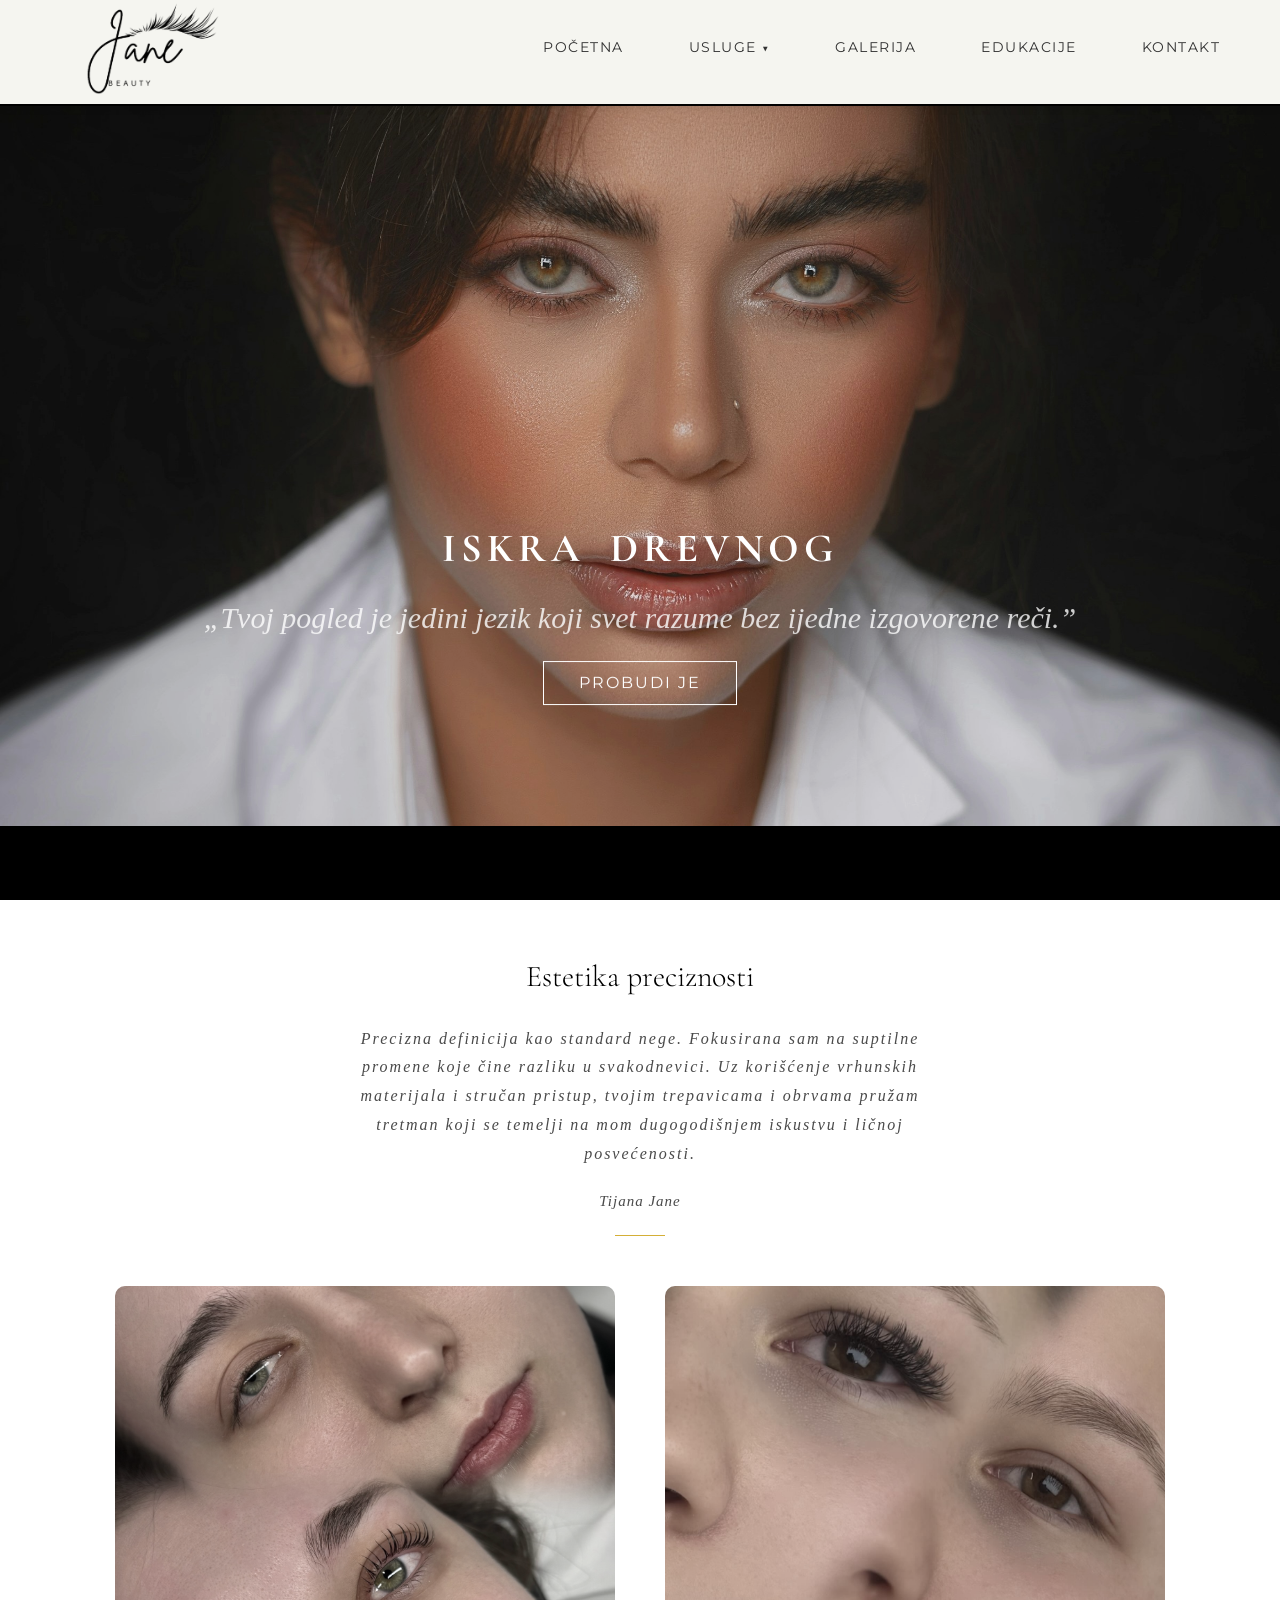
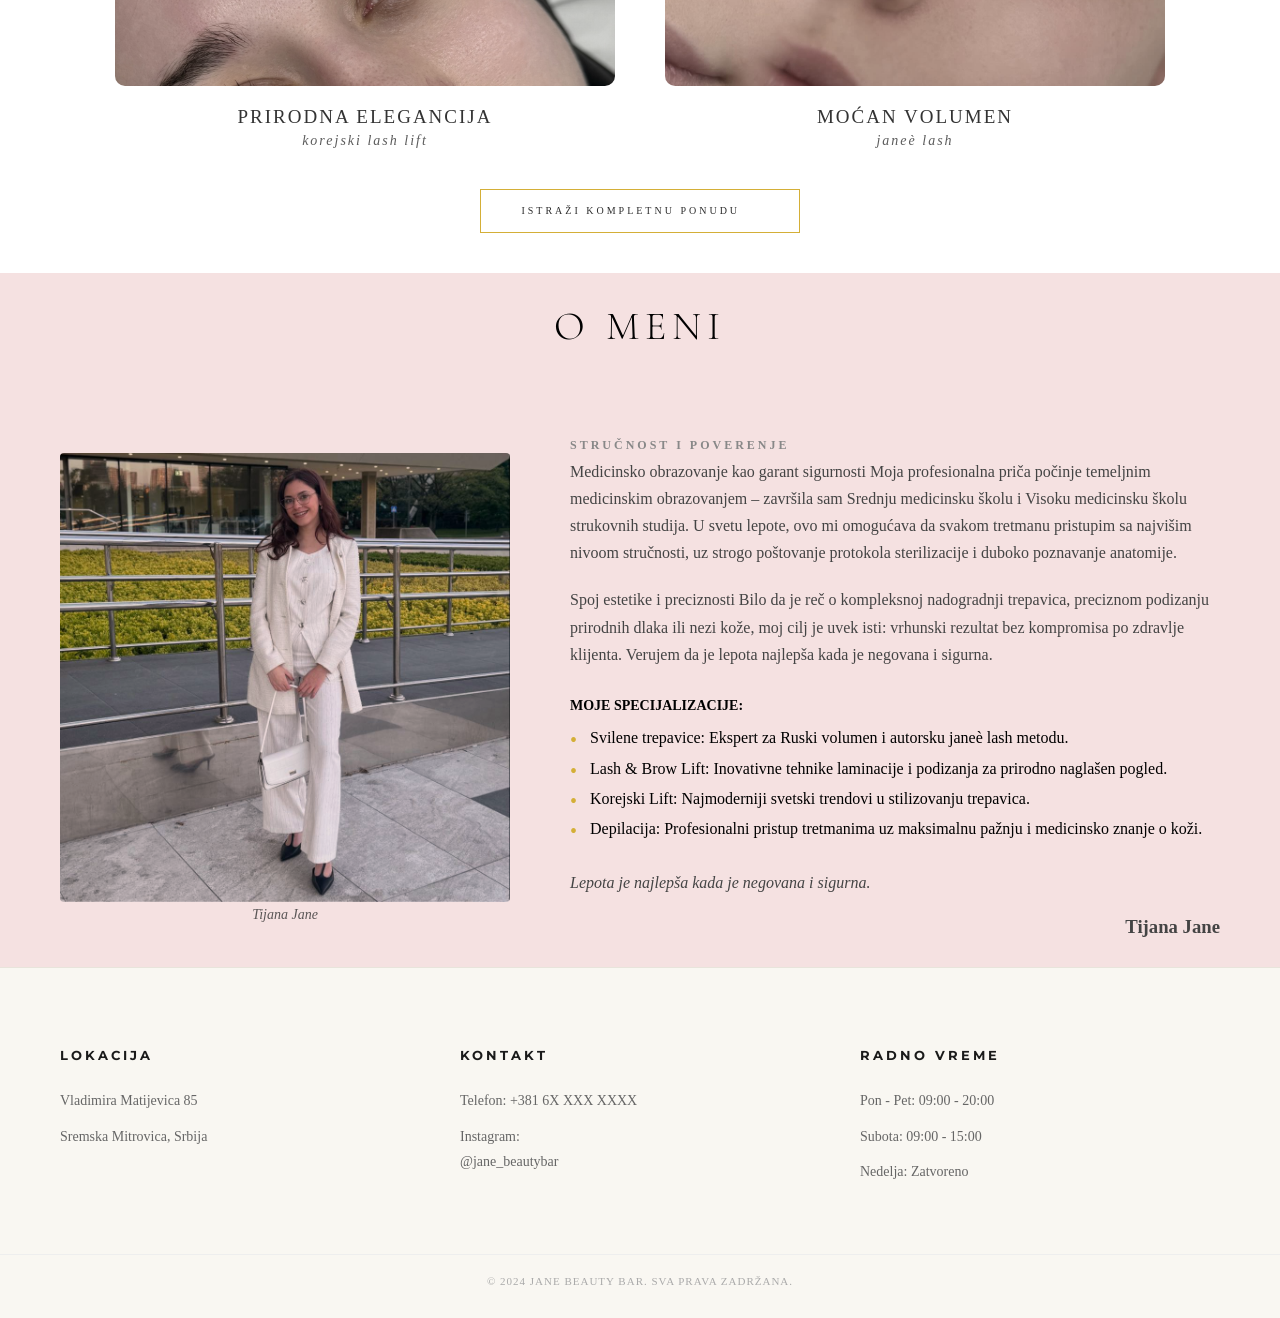
<file: index.html>
<!doctype html>
<html lang="en">
  <head>
    <meta charset="UTF-8" />
    <meta name="viewport" content="width=device-width, initial-scale=1.0" />
    <meta name="author" content="Anica Janezic" />
    <meta
      name="description"
      content="Jane Beauty Bar Sremska Mitrovica: Svilene trepavice, lash & brow lift, depilacija i sertifikovane edukacije. Istaknite svoju lepotu i zakažite termin već danas!"
    />
    <meta
      name="keywords"
      content="Jane Beauty Bar, Sremska Mitrovica, svilene trepavice, nadogradnja trepavica, lash lift, korejski lash lift, brow lift, laminacija obrva, depilacija, edukacija za trepavice, obuka za obrve, salon lepote Sremska Mitrovica"
    />

    <!-- CSS -->
    <link rel="stylesheet" href="./CSS/normalize.css" />
    <link rel="stylesheet" href="./CSS/fonts.css" />
    <link rel="stylesheet" href="./CSS/style.css" />

    <title>
      jane_beautybar | Svilene trepavice, Lash & Brow Lift i Edukacije
    </title>
  </head>
  <body>
    <header>
      <div class="container header">
        <!-- logo -->
        <div class="logo">
          <a href="index.html">
            <img src="./image/Logo.png" alt="Jane Beauty Bar Logo" />
          </a>
        </div>
        <div class="meni">
          <div class="hamburger" id="hamburger">
            <span></span>
            <span></span>
            <span></span>
          </div>
          <nav>
            <ul>
              <li><a href="index.html">POČETNA</a></li>
              <li class="has-submenu">
                <a href="usluge.html">USLUGE</a>

                <ul class="dropdown">
                  <li><a href="usluge.html#trepavice">Svilene Trepavice</a></li>
                  <li><a href="usluge.html#lash">Lash & Brow Lift</a></li>
                  <li><a href="usluge.html#korejski-lash">Korejski Lift</a></li>
                  <li><a href="usluge.html#depilacija">Depilacija</a></li>
                </ul>
              </li>
              <li><a href="galerija.html">GALERIJA</a></li>
              <li><a href="edukacije.html">EDUKACIJE</a></li>
              <li><a href="kontakt.html">KONTAKT</a></li>
            </ul>
          </nav>
        </div>
      </div>
    </header>
    <main>
      <!-- HERO -->
      <section class="hero">
        <div class="hero-img">
          <img src="./image/Hero/hero.jpg" alt="" />
        </div>
        <div class="hero-text">
          <div class="hero-title">
            <h1 class="left">ISKRA</h1>
            <h1 class="right">DREVNOG</h1>
          </div>
          <p class="quote">
            „Tvoj pogled je jedini jezik koji svet razume bez ijedne izgovorene
            reči.”
          </p>
          <button class="btn-hero"   onclick="window.location.href = 'usluge.html'">Probudi je</button>
        </div>
      </section>
      <section class="hero-usluge">
        <div class="container usluge">
          <!-- Glavni kontejner za centriranje -->
          <h2 class="hero-title">Estetika preciznosti</h2>
          <p class="usluge-intro">
            Precizna definicija kao standard nege. Fokusirana sam na suptilne
            promene koje čine razliku u svakodnevici. Uz korišćenje vrhunskih
            materijala i stručan pristup, tvojim trepavicama i obrvama pružam
            tretman koji se temelji na mom dugogodišnjem iskustvu i ličnoj
            posvećenosti.
            <span class="potpis">Tijana Jane</span>
          </p>

          <div class="usluge-row">
            <article class="hero-usluge-item">
              <figure>
                <img src="./image/Hero/pocetna-1.jpg" alt="" />
                <figcaption>
                  Prirodna elegancija
                  <span class="tehnika-naziv">Korejski lash lift</span>
                </figcaption>
              </figure>
            </article>

            <article class="hero-usluge-item">
              <figure>
                <img src="./image/Hero/pocetna-2.jpg" alt="" />
                <figcaption>
                  Moćan volumen
                  <span class="tehnika-naziv">Jane&egrave; lash</span>
                </figcaption>
              </figure>
            </article>
          </div>

          <button
            class="btn-tajne"
            onclick="window.location.href = 'usluge.html'"
          >
            Istraži kompletnu ponudu
          </button>
        </div>
      </section>
      <!-- O meni  -->
      <section class="o-meni">
        <div class="container o-meni-container">
          <h2 class="o-meni-title">O meni</h2>
          <div class="o-meni-img">
            <figure>
              <img src="./image/Hero/Tijana-Jane.jpg" alt="" />
              <figcaption>Tijana Jane</figcaption>
            </figure>
          </div>
          <div class="o-meni-sadrzaj">
            <h2>STRUČNOST I POVERENJE</h2>

            <p>
              Medicinsko obrazovanje kao garant sigurnosti Moja profesionalna
              priča počinje temeljnim medicinskim obrazovanjem – završila sam
              Srednju medicinsku školu i Visoku medicinsku školu strukovnih
              studija. U svetu lepote, ovo mi omogućava da svakom tretmanu
              pristupim sa najvišim nivoom stručnosti, uz strogo poštovanje
              protokola sterilizacije i duboko poznavanje anatomije.
            </p>
            <p>
              Spoj estetike i preciznosti Bilo da je reč o kompleksnoj
              nadogradnji trepavica, preciznom podizanju prirodnih dlaka ili
              nezi kože, moj cilj je uvek isti: vrhunski rezultat bez kompromisa
              po zdravlje klijenta. Verujem da je lepota najlepša kada je
              negovana i sigurna.
            </p>
            <span>Moje specijalizacije: </span>
            <ul>
              <li>
                Svilene trepavice: Ekspert za Ruski volumen i autorsku janeè
                lash metodu.
              </li>
              <li>
                Lash & Brow Lift: Inovativne tehnike laminacije i podizanja za
                prirodno naglašen pogled.
              </li>
              <li>
                Korejski Lift: Najmoderniji svetski trendovi u stilizovanju
                trepavica.
              </li>
              <li>
                Depilacija: Profesionalni pristup tretmanima uz maksimalnu
                pažnju i medicinsko znanje o koži.
              </li>
            </ul>
            <p class="zakljucak">
              <em>Lepota je najlepša kada je negovana i sigurna.</em>
            </p>
            <h3>Tijana Jane</h3>
          </div>
        </div>
      </section>
    </main>
    <footer>
      <div class="container footer-container">
        <div class="footer-box">
          <h4>LOKACIJA</h4>
          <p>Vladimira Matijevica 85</p>
          <p>Sremska Mitrovica, Srbija</p>
        </div>

        <div class="footer-box">
          <h4>KONTAKT</h4>
          <p>Telefon: +381 6X XXX XXXX</p>
          <p>
            Instagram:
            <a href="https://www.instagram.com/jane_beautybar/" target="_blank"
              >@jane_beautybar</a
            >
          </p>
        </div>

        <div class="footer-box">
          <h4>RADNO VREME</h4>
          <p>Pon - Pet: 09:00 - 20:00</p>
          <p>Subota: 09:00 - 15:00</p>
          <p>Nedelja: Zatvoreno</p>
        </div>
      </div>
      <div class="footer-bottom">
        <p>&copy; 2024 Jane Beauty Bar. Sva prava zadržana.</p>
      </div>
    </footer>

    <script src="./JS/menu.js"></script>
  </body>
</html>
</file>
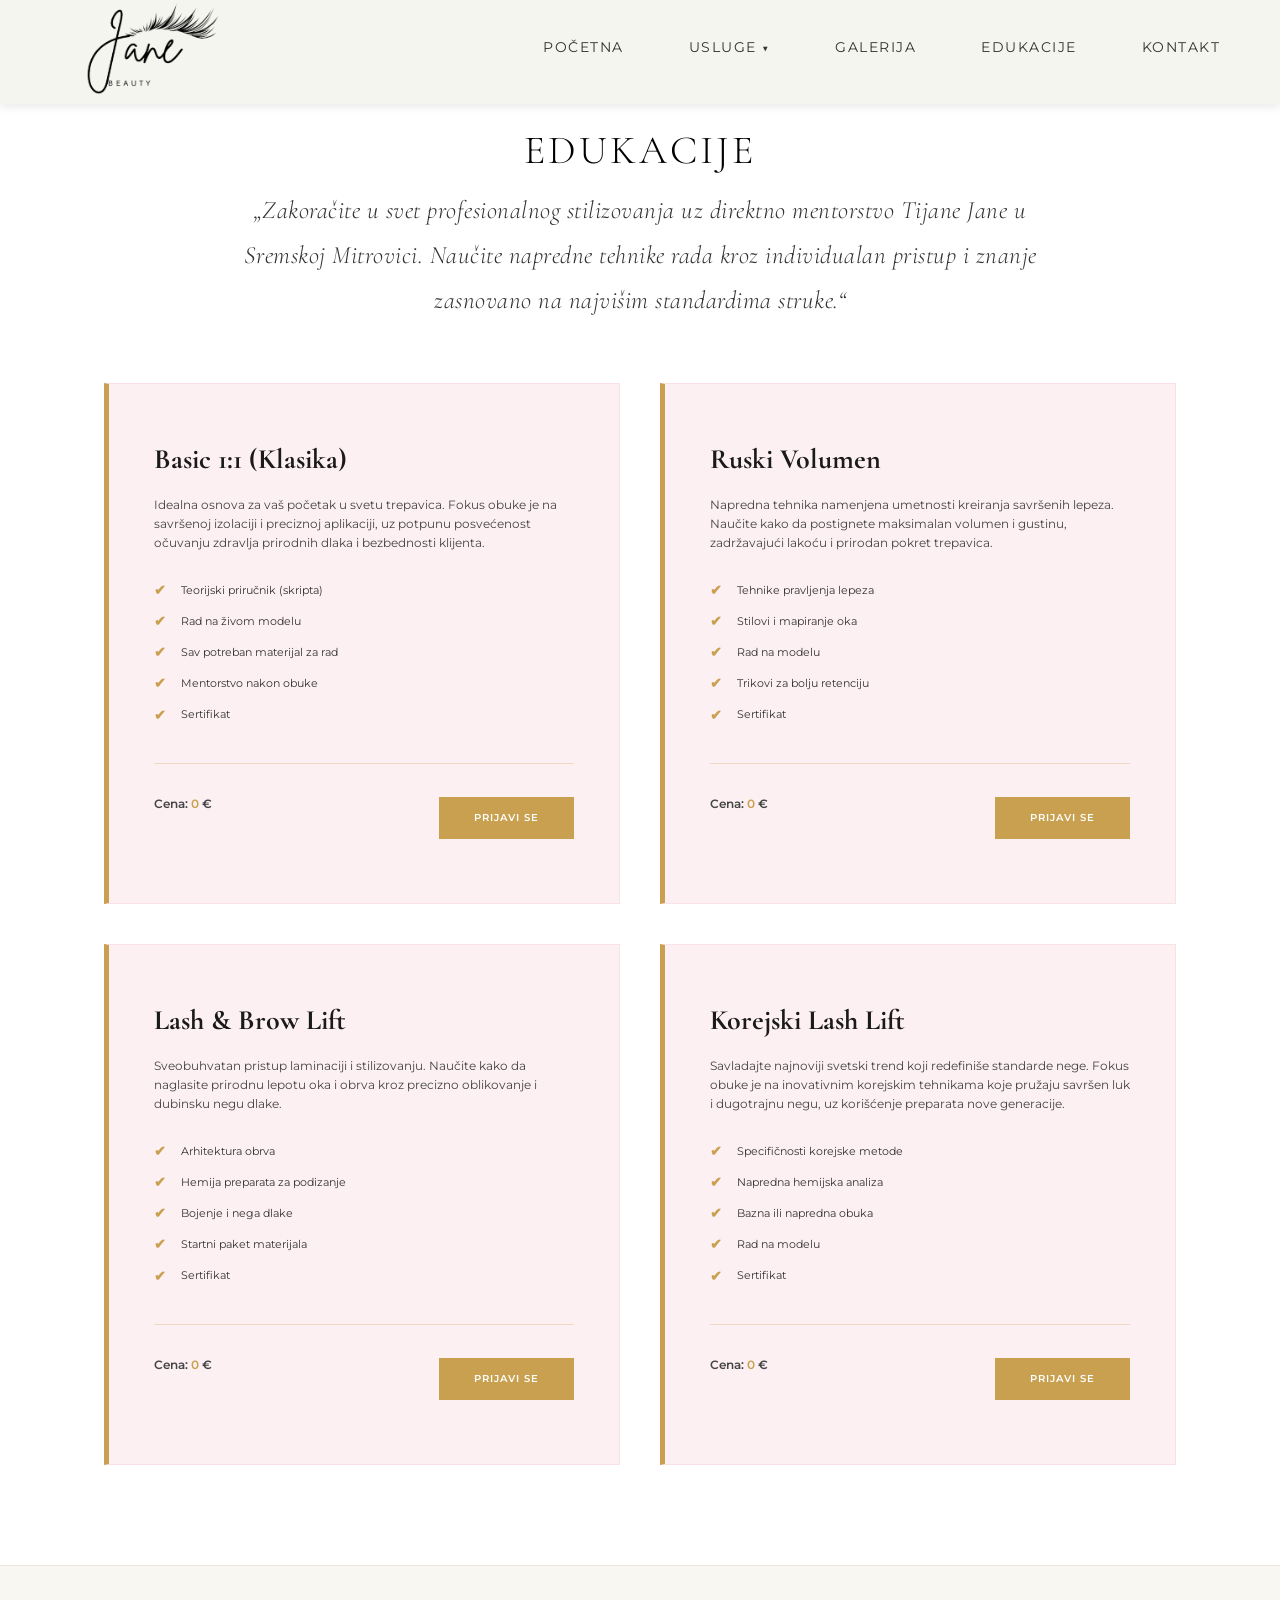
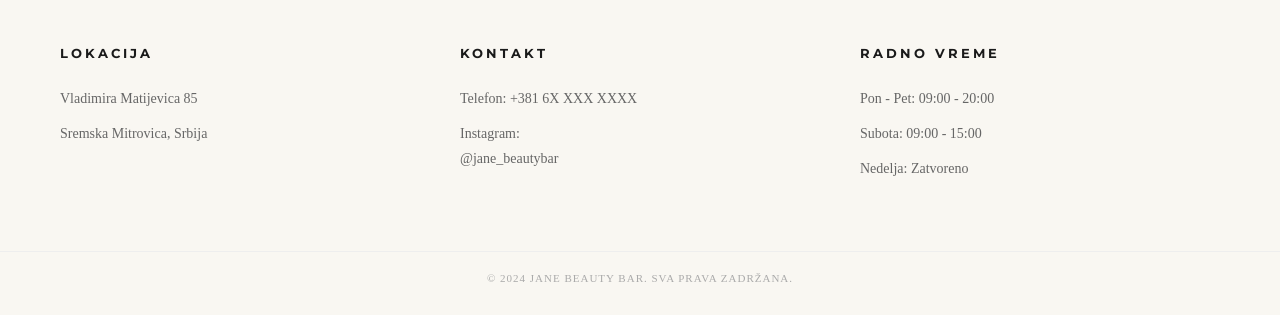
<file: edukacije.html>
<!doctype html>
<html lang="en">
  <head>
    <meta charset="UTF-8" />
    <meta name="viewport" content="width=device-width, initial-scale=1.0" />
    <meta name="author" content="Anica Janezic" />
    <meta
      name="description"
      content="Jane Beauty Bar Sremska Mitrovica: Svilene trepavice, lash & brow lift, depilacija i sertifikovane edukacije. Istaknite svoju lepotu i zakažite termin već danas!"
    />
    <meta
      name="keywords"
      content="Jane Beauty Bar, Sremska Mitrovica, svilene trepavice, nadogradnja trepavica, lash lift, korejski lash lift, brow lift, laminacija obrva, depilacija, edukacija za trepavice, obuka za obrve, salon lepote Sremska Mitrovica"
    />
    <link rel="stylesheet" href="./CSS/normalize.css" />
    <link rel="stylesheet" href="./CSS/fonts.css" />
    <link rel="stylesheet" href="./CSS/style.css" />
    <link rel="stylesheet" href="./CSS/edukacije.css">

    <title>Edukacije</title>
  </head>
  <body>
    <header>
      <div class="container header">
        <!-- logo -->
        <div class="logo">
          <a href="index.html">
            <img src="./image/Logo.png" alt="Jane Beauty Bar Logo" />
          </a>
        </div>
        <div class="meni">
          <div class="hamburger" id="hamburger">
            <span></span>
            <span></span>
            <span></span>
          </div>
          <nav>
            <ul>
              <li><a href="index.html">POČETNA</a></li>
              <li class="has-submenu">
                <a href="usluge.html">USLUGE</a>

                <ul class="dropdown">
                  <li><a href="usluge.html#trepavice">Svilene Trepavice</a></li>
                  <li><a href="usluge.html#lash">Lash & Brow Lift</a></li>
                  <li><a href="usluge.html#korejski-lash">Korejski Lift</a></li>
                  <li><a href="usluge.html#depilacija">Depilacija</a></li>
                </ul>
              </li>
              <li><a href="galerija.html">GALERIJA</a></li>
              <li><a href="#">EDUKACIJE</a></li>
              <li><a href="kontakt.html">KONTAKT</a></li>
            </ul>
          </nav>
        </div>
      </div>
    </header>

   <section class="edu-section container" id="edukacije">
    <h1 class="section-title">Edukacije</h1>
    <p class="section-subtitle">„Zakoračite u svet profesionalnog stilizovanja uz direktno mentorstvo Tijane Jane u Sremskoj Mitrovici. Naučite napredne tehnike rada kroz individualan pristup i znanje zasnovano na najvišim standardima struke.“</p>

    <div class="edu-grid">
        <!-- Edukacija 1: Svilene Trepavice 1:1 -->
        <div class="edu-card">
            <div class="edu-card-content">
                <h3>Basic 1:1 (Klasika)</h3>
                <p>Idealna osnova za vaš početak u svetu trepavica. Fokus obuke je na savršenoj izolaciji i preciznoj aplikaciji, uz potpunu posvećenost očuvanju zdravlja prirodnih dlaka i bezbednosti klijenta.</p>
                <ul class="edu-list">
                    <li><span>✔</span> Teorijski priručnik (skripta)</li>
                    <li><span>✔</span> Rad na živom modelu</li>
                    <li><span>✔</span> Sav potreban materijal za rad</li>
                    <li><span>✔</span> Mentorstvo nakon obuke</li>
                    <li><span>✔</span> Sertifikat</li>
                </ul>
            </div>
            <div class="edu-footer">
                <p class="edu-price">Cena: <span class="price-value">0</span> €</p>
                <a href="https://www.instagram.com/jane_beautybar/" class="edu-btn">Prijavi se</a>
            </div>
        </div>

        <!-- Edukacija 2: Ruski Volumen -->
        <div class="edu-card">
            <div class="edu-card-content">
                <h3>Ruski Volumen</h3>
                <p>Napredna tehnika namenjena umetnosti kreiranja savršenih lepeza. Naučite kako da postignete maksimalan volumen i gustinu, zadržavajući lakoću i prirodan pokret trepavica.</p>
                <ul class="edu-list">
                    <li><span>✔</span> Tehnike pravljenja lepeza</li>
                    <li><span>✔</span> Stilovi i mapiranje oka</li>
                    <li><span>✔</span> Rad na modelu</li>
                    <li><span>✔</span> Trikovi za bolju retenciju</li>
                    <li><span>✔</span> Sertifikat</li>
                </ul>
            </div>
            <div class="edu-footer">
                <p class="edu-price">Cena: <span class="price-value">0</span> €</p>
                <a href="https://www.instagram.com/jane_beautybar/" class="edu-btn">Prijavi se</a>
            </div>
        </div>

        <!-- Edukacija 3: Laminacija Combo -->
        <div class="edu-card">
            <div class="edu-card-content">
                <h3>Lash & Brow Lift</h3>
                <p>Sveobuhvatan pristup laminaciji i stilizovanju. Naučite kako da naglasite prirodnu lepotu oka i obrva kroz precizno oblikovanje i dubinsku negu dlake.</p>
                <ul class="edu-list">
                    <li><span>✔</span> Arhitektura obrva</li>
                    <li><span>✔</span> Hemija preparata za podizanje</li>
                    <li><span>✔</span> Bojenje i nega dlake</li>
                    <li><span>✔</span> Startni paket materijala</li>
                    <li><span>✔</span> Sertifikat</li>
                </ul>
            </div>
            <div class="edu-footer">
                <p class="edu-price">Cena: <span class="price-value">0</span> €</p>
                <a href="https://www.instagram.com/jane_beautybar/" class="edu-btn">Prijavi se</a>
            </div>
        </div>

        <!-- Edukacija 4: Korejski Lash Lift -->
        <div class="edu-card">
            <div class="edu-card-content">
                <h3>Korejski Lash Lift</h3>
                <p>Savladajte najnoviji svetski trend koji redefiniše standarde nege. Fokus obuke je na inovativnim korejskim tehnikama koje pružaju savršen luk i dugotrajnu negu, uz korišćenje preparata nove generacije.</p>
                <ul class="edu-list">
                    <li><span>✔</span> Specifičnosti korejske metode</li>
                    <li><span>✔</span> Napredna hemijska analiza</li>
                    <li><span>✔</span> Bazna ili napredna obuka</li>
                    <li><span>✔</span> Rad na modelu</li>
                    <li><span>✔</span> Sertifikat</li>
                </ul>
            </div>
            <div class="edu-footer">
                <p class="edu-price">Cena: <span class="price-value">0</span> €</p>
                <a href="https://www.instagram.com/jane_beautybar/" class="edu-btn">Prijavi se</a>
            </div>
        </div>
    </div>
</section>


    <footer>
      <div class="container footer-container">
        <div class="footer-box">
          <h4>LOKACIJA</h4>
          <p>Vladimira Matijevica 85</p>
          <p>Sremska Mitrovica, Srbija</p>
        </div>

        <div class="footer-box">
          <h4>KONTAKT</h4>
          <p>Telefon: +381 6X XXX XXXX</p>
          <p>
            Instagram:
            <a href="https://www.instagram.com/jane_beautybar/" target="_blank"
              >@jane_beautybar</a
            >
          </p>
        </div>

        <div class="footer-box">
          <h4>RADNO VREME</h4>
          <p>Pon - Pet: 09:00 - 20:00</p>
          <p>Subota: 09:00 - 15:00</p>
          <p>Nedelja: Zatvoreno</p>
        </div>
      </div>
      <div class="footer-bottom">
        <p>&copy; 2024 Jane Beauty Bar. Sva prava zadržana.</p>
      </div>
    </footer>

    <script src="./JS/menu.js"></script>
  </body>
</html>
</file>
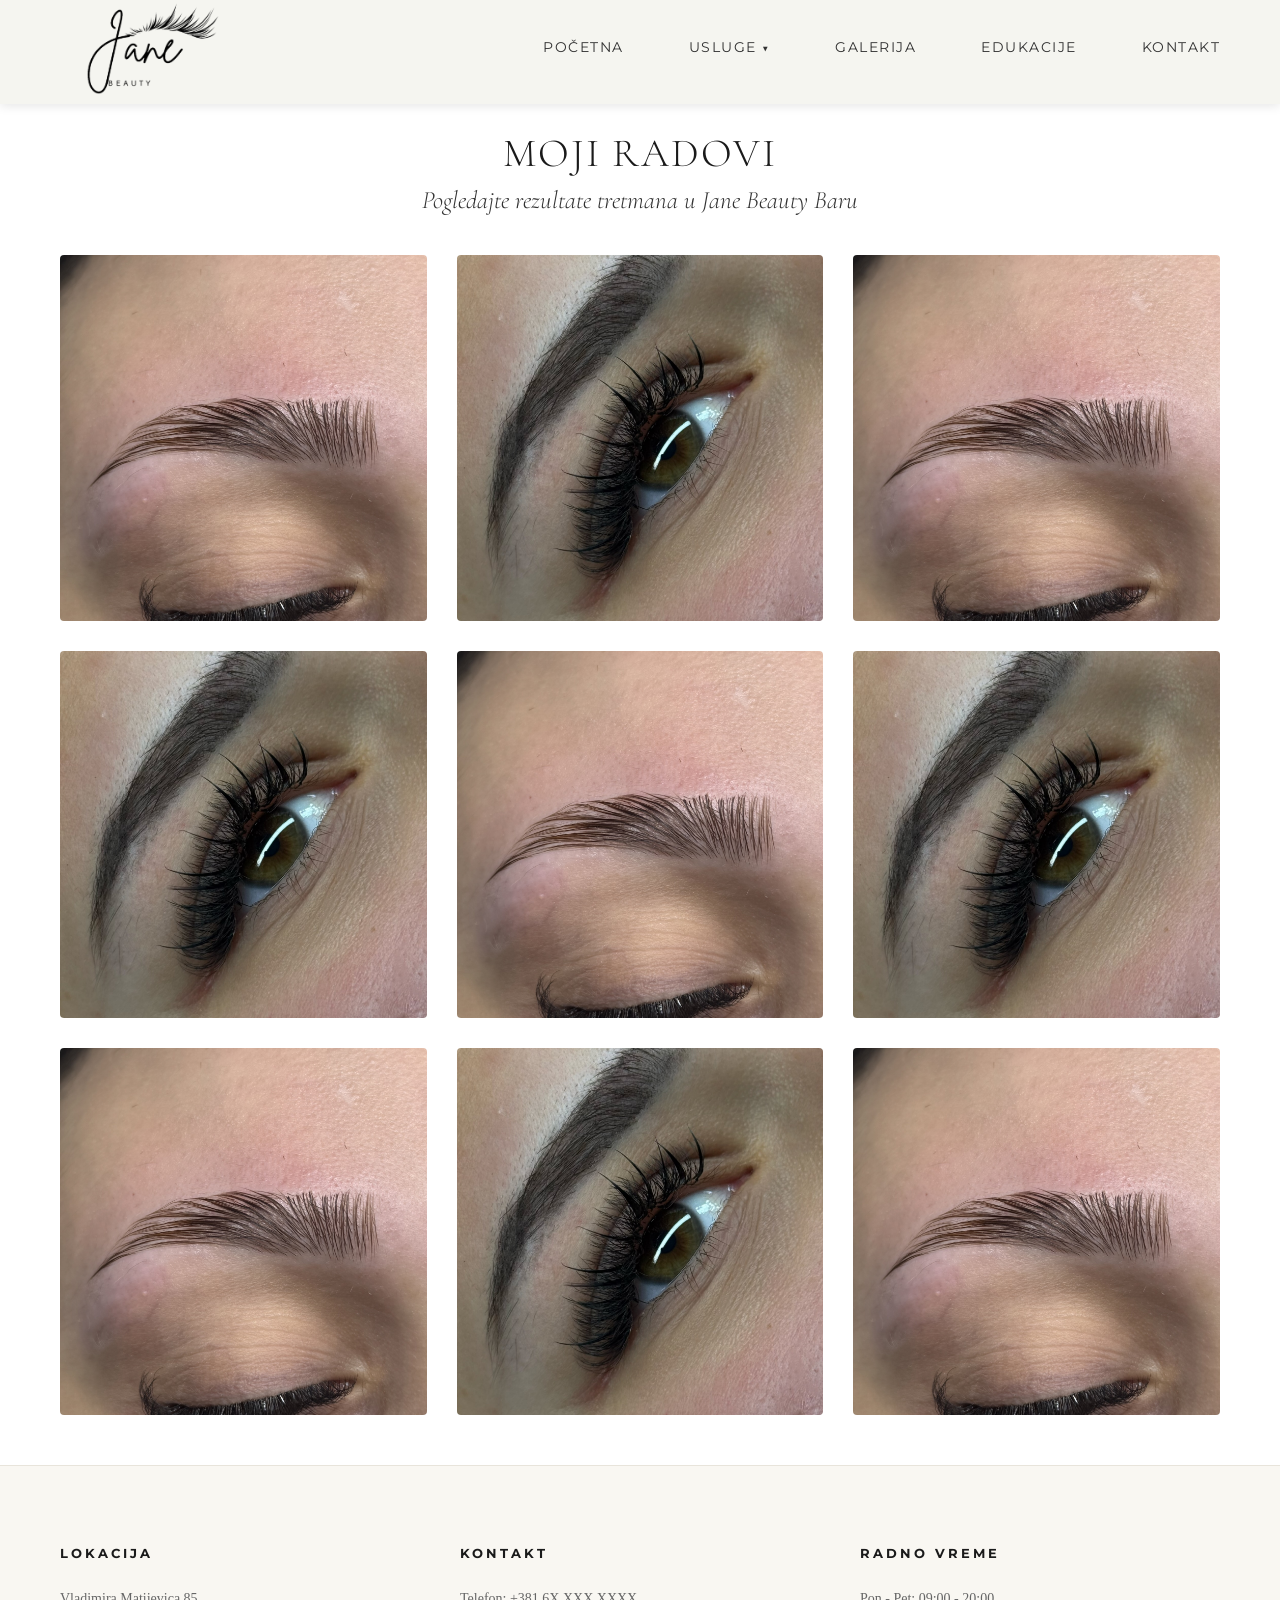
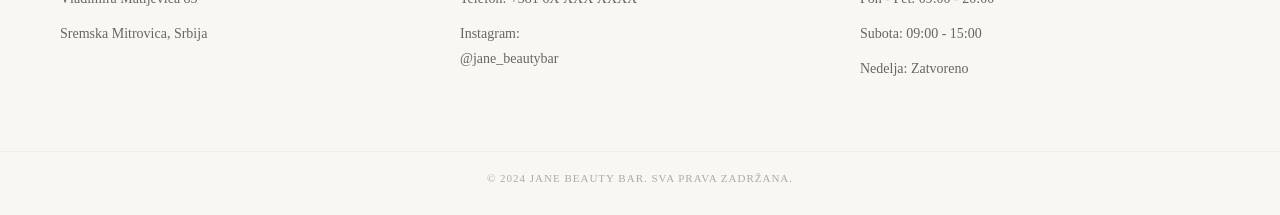
<file: galerija.html>
<!doctype html>
<html lang="en">
  <head>
    <meta charset="UTF-8" />
    <meta name="viewport" content="width=device-width, initial-scale=1.0" />
    <meta name="author" content="Anica Janezic" />
    <meta
      name="description"
      content="Jane Beauty Bar Sremska Mitrovica: Svilene trepavice, lash & brow lift, depilacija i sertifikovane edukacije. Istaknite svoju lepotu i zakažite termin već danas!"
    />
    <meta
      name="keywords"
      content="Jane Beauty Bar, Sremska Mitrovica, svilene trepavice, nadogradnja trepavica, lash lift, korejski lash lift, brow lift, laminacija obrva, depilacija, edukacija za trepavice, obuka za obrve, salon lepote Sremska Mitrovica"
    />
    <link rel="stylesheet" href="./CSS/normalize.css" />
    <link rel="stylesheet" href="./CSS/fonts.css" />
    <link rel="stylesheet" href="./CSS/style.css" />
    <link rel="stylesheet" href="./CSS/galerija.css" />
    <title>Document</title>
  </head>
  <body>
    <header>
      <div class="container header">
        <!-- logo -->
        <div class="logo">
          <a href="index.html">
            <img src="./image/Logo.png" alt="Jane Beauty Bar Logo" />
          </a>
        </div>
        <div class="meni">
          <div class="hamburger" id="hamburger">
            <span></span>
            <span></span>
            <span></span>
          </div>
          <nav>
            <ul>
              <li><a href="index.html">POČETNA</a></li>
              <li class="has-submenu">
                <a href="usluge.html">USLUGE</a>

                <ul class="dropdown">
                  <li><a href="usluge.html#trepavice">Svilene Trepavice</a></li>
                  <li><a href="usluge.html#lash">Lash & Brow Lift</a></li>
                  <li><a href="usluge.html#korejski-lash">Korejski Lift</a></li>
                  <li><a href="usluge.html#depilacija">Depilacija</a></li>
                </ul>
              </li>
              <li><a href="galerija.html">GALERIJA</a></li>
              <li><a href="edukacije.html">EDUKACIJE</a></li>
              <li><a href="#">KONTAKT</a></li>
            </ul>
          </nav>
        </div>
      </div>
    </header>
    <section id="galerija" class="gallery-wrapper">
      <div class="container">
        <h2 class="section-title">Moji Radovi</h2>
        <p class="section-subtitle">
          Pogledajte rezultate tretmana u Jane Beauty Baru
        </p>

        <div class="gallery-grid">
          <!-- Ponavljaj ovaj blok za svaku sliku -->
          <a href="./image/usluge/usluga-2.jpg" class="gallery-item">
            <img src="./image/usluge/usluga-2.jpg" alt="Opis rada" />
            <div class="overlay">
             <h3>Brow lift</h3>
             <span>Pogledaj</span>
            </div>
          </a>
          <!-- Kraj bloka za sliku -->
          <a href="./image/usluge/usluga-1.jpg" class="gallery-item">
            <img src="./image/usluge/usluga-1.jpg" alt="Opis rada" />
            <div class="overlay"><span>Pogledaj</span></div>
          </a>
          <a href="./image/usluge/usluga-2.jpg" class="gallery-item">
            <img src="./image/usluge/usluga-2.jpg" alt="Opis rada" />
            <div class="overlay"><span>Pogledaj</span></div>
          </a>
          <a href="./image/usluge/usluga-1.jpg" class="gallery-item">
            <img src="./image/usluge/usluga-1.jpg" alt="Opis rada" />
            <div class="overlay"><span>Pogledaj</span></div>
          </a>
          <a href="./image/usluge/usluga-2.jpg" class="gallery-item">
            <img src="./image/usluge/usluga-2.jpg" alt="Opis rada" />
            <div class="overlay"><span>Pogledaj</span></div>
          </a>
          <a href="./image/usluge/usluga-1.jpg" class="gallery-item">
            <img src="./image/usluge/usluga-1.jpg" alt="Opis rada" />
            <div class="overlay"><span>Pogledaj</span></div>
          </a>
           <a href="./image/usluge/usluga-2.jpg" class="gallery-item">
            <img src="./image/usluge/usluga-2.jpg" alt="Opis rada" />
            <div class="overlay"><span>Pogledaj</span></div>
          </a>
           <a href="./image/usluge/usluga-1.jpg" class="gallery-item">
            <img src="./image/usluge/usluga-1.jpg" alt="Opis rada" />
            <div class="overlay"><span>Pogledaj</span></div>
          </a>
           <a href="./image/usluge/usluga-2.jpg" class="gallery-item">
            <img src="./image/usluge/usluga-2.jpg" alt="Opis rada" />
            <div class="overlay"><span>Pogledaj</span></div>
          </a>
        </div>
      </div>

      <!-- Lightbox kontejner -->
      <div id="lightbox" class="lightbox">
        <span class="close-lightbox">&times;</span>
        <span class="prev-btn">&#10094;</span>
        <!-- Strelica levo -->
        <img class="lightbox-content" id="lightbox-img" />
        <span class="next-btn">&#10095;</span>
        <!-- Strelica desno -->
      </div>
    </section>
    <footer>
      <div class="container footer-container">
        <div class="footer-box">
          <h4>LOKACIJA</h4>
          <p>Vladimira Matijevica 85</p>
          <p>Sremska Mitrovica, Srbija</p>
        </div>

        <div class="footer-box">
          <h4>KONTAKT</h4>
          <p>Telefon: +381 6X XXX XXXX</p>
          <p>
            Instagram:
            <a href="https://www.instagram.com/jane_beautybar/" target="_blank"
              >@jane_beautybar</a
            >
          </p>
        </div>

        <div class="footer-box">
          <h4>RADNO VREME</h4>
          <p>Pon - Pet: 09:00 - 20:00</p>
          <p>Subota: 09:00 - 15:00</p>
          <p>Nedelja: Zatvoreno</p>
        </div>
      </div>
      <div class="footer-bottom">
        <p>&copy; 2024 Jane Beauty Bar. Sva prava zadržana.</p>
      </div>
    </footer>

    <script src="./JS/menu.js"></script>
    <script src="./JS/galerija.js"></script>
  </body>
</html>
</file>
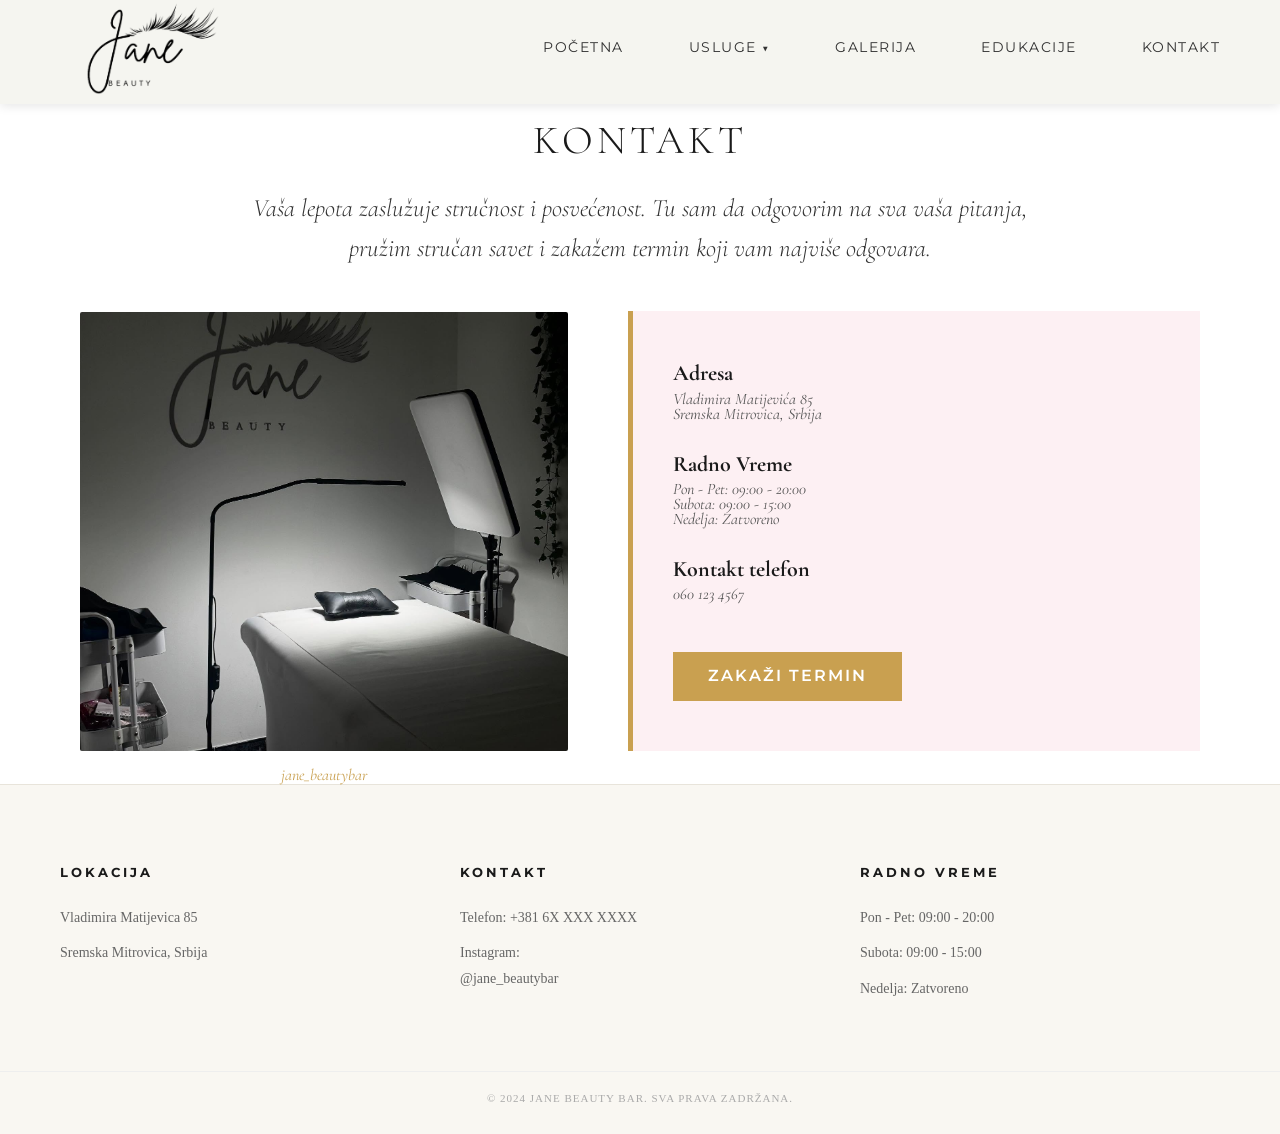
<file: kontakt.html>
<!doctype html>
<html lang="en">
  <head>
    <meta charset="UTF-8" />
    <meta name="viewport" content="width=device-width, initial-scale=1.0" />
    <meta name="author" content="Anica Janezic" />
    <meta
      name="description"
      content="Jane Beauty Bar Sremska Mitrovica: Svilene trepavice, lash & brow lift, depilacija i sertifikovane edukacije. Istaknite svoju lepotu i zakažite termin već danas!"
    />
    <meta
      name="keywords"
      content="Jane Beauty Bar, Sremska Mitrovica, svilene trepavice, nadogradnja trepavica, lash lift, korejski lash lift, brow lift, laminacija obrva, depilacija, edukacija za trepavice, obuka za obrve, salon lepote Sremska Mitrovica"
    />

    <!-- CSS -->
    <link rel="stylesheet" href="./CSS/normalize.css" />
    <link rel="stylesheet" href="./CSS/fonts.css" />
    <link rel="stylesheet" href="./CSS/style.css" />
<link rel="stylesheet" href="./CSS/kontakt.css">
    <title>Kontakt</title>
  </head>
  <body>
    <header>
      <div class="container header">
        <!-- logo -->
        <div class="logo">
          <a href="index.html">
            <img src="./image/Logo.png" alt="Jane Beauty Bar Logo" />
          </a>
        </div>
        <div class="meni">
          <div class="hamburger" id="hamburger">
            <span></span>
            <span></span>
            <span></span>
          </div>
          <nav>
            <ul>
              <li><a href="index.html">POČETNA</a></li>
              <li class="has-submenu">
                <a href="usluge.html">USLUGE</a>

                <ul class="dropdown">
                  <li><a href="usluge.html#trepavice">Svilene Trepavice</a></li>
                  <li><a href="usluge.html#lash">Lash & Brow Lift</a></li>
                  <li><a href="usluge.html#korejski-lash">Korejski Lift</a></li>
                  <li><a href="usluge.html#depilacija">Depilacija</a></li>
                </ul>
              </li>
              <li><a href="galerija.html">GALERIJA</a></li>
              <li><a href="edukacije.html">EDUKACIJE</a></li>
              <li><a href="#">KONTAKT</a></li>
            </ul>
          </nav>
        </div>
      </div>
    </header>
   <main>
  <section class="contact" id="kontakt">
    <div class="container">
         <!-- NOVI UVODNI TEKST -->
    <div class="contact-intro">
      <h1 class="section-title">Kontakt</h1>
      <p class="section-subtitle">
        Vaša lepota zaslužuje stručnost i posvećenost.
         Tu sam da odgovorim na sva vaša pitanja, <br>
        pružim stručan savet i zakažem termin koji vam
         najviše odgovara.
      </p>
    </div>
    <div class=" contact-flex">
      <!-- LEVA STRANA: Slika -->
      <figure class="contact-image">
        <img src="./image/kontakt.jpg" alt="Jane Beauty Bar Salon" />
        <figcaption>jane_beautybar</figcaption>
      </figure>

      <!-- DESNA STRANA: Podaci -->
      <div class="contact-data-wrapper">
        <div class="info-block">
          <h3>Adresa</h3>
          <p>Vladimira Matijevića 85<br />Sremska Mitrovica, Srbija</p>
        </div>

        <div class="info-block">
          <h3>Radno Vreme</h3>
          <p>Pon - Pet: 09:00 - 20:00<br>Subota: 09:00 - 15:00<br>Nedelja: Zatvoreno</p>
        </div>

        <div class="info-block">
          <h3>Kontakt telefon</h3>
          <p>060 123 4567</p>
        </div>

        <!-- Dugme za zakazivanje -->
        <a href="https://www.instagram.com/jane_beautybar/" class="booking-btn">Zakaži termin</a>
      </div>
    </div>
    </div>
  </section>
</main>


    <footer>
      <div class="container footer-container">
        <div class="footer-box">
          <h4>LOKACIJA</h4>
          <p>Vladimira Matijevica 85</p>
          <p>Sremska Mitrovica, Srbija</p>
        </div>

        <div class="footer-box">
          <h4>KONTAKT</h4>
          <p>Telefon: +381 6X XXX XXXX</p>
          <p>
            Instagram:
            <a href="https://www.instagram.com/jane_beautybar/" target="_blank"
              >@jane_beautybar</a
            >
          </p>
        </div>

        <div class="footer-box">
          <h4>RADNO VREME</h4>
          <p>Pon - Pet: 09:00 - 20:00</p>
          <p>Subota: 09:00 - 15:00</p>
          <p>Nedelja: Zatvoreno</p>
        </div>
      </div>
      <div class="footer-bottom">
        <p>&copy; 2024 Jane Beauty Bar. Sva prava zadržana.</p>
      </div>
    </footer>

    <script src="./JS/menu.js"></script>
  </body>
</html>
</file>
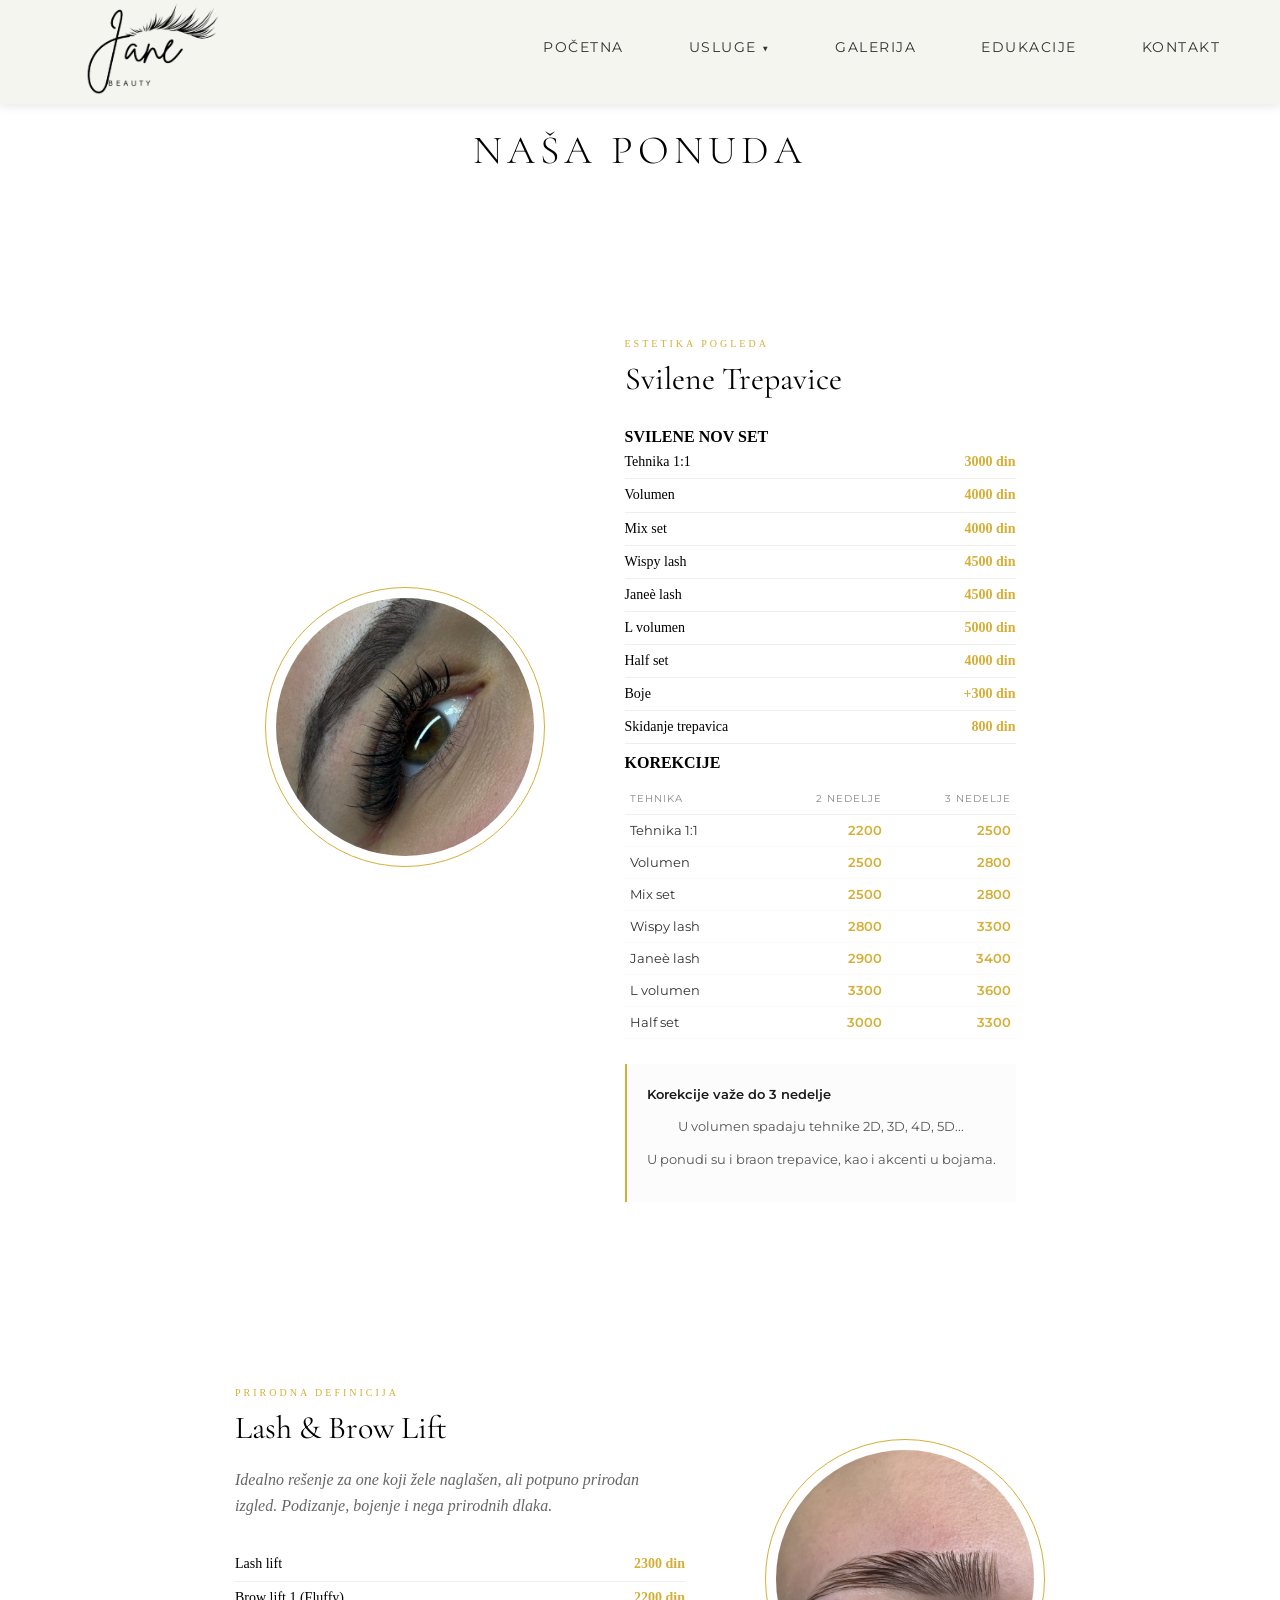
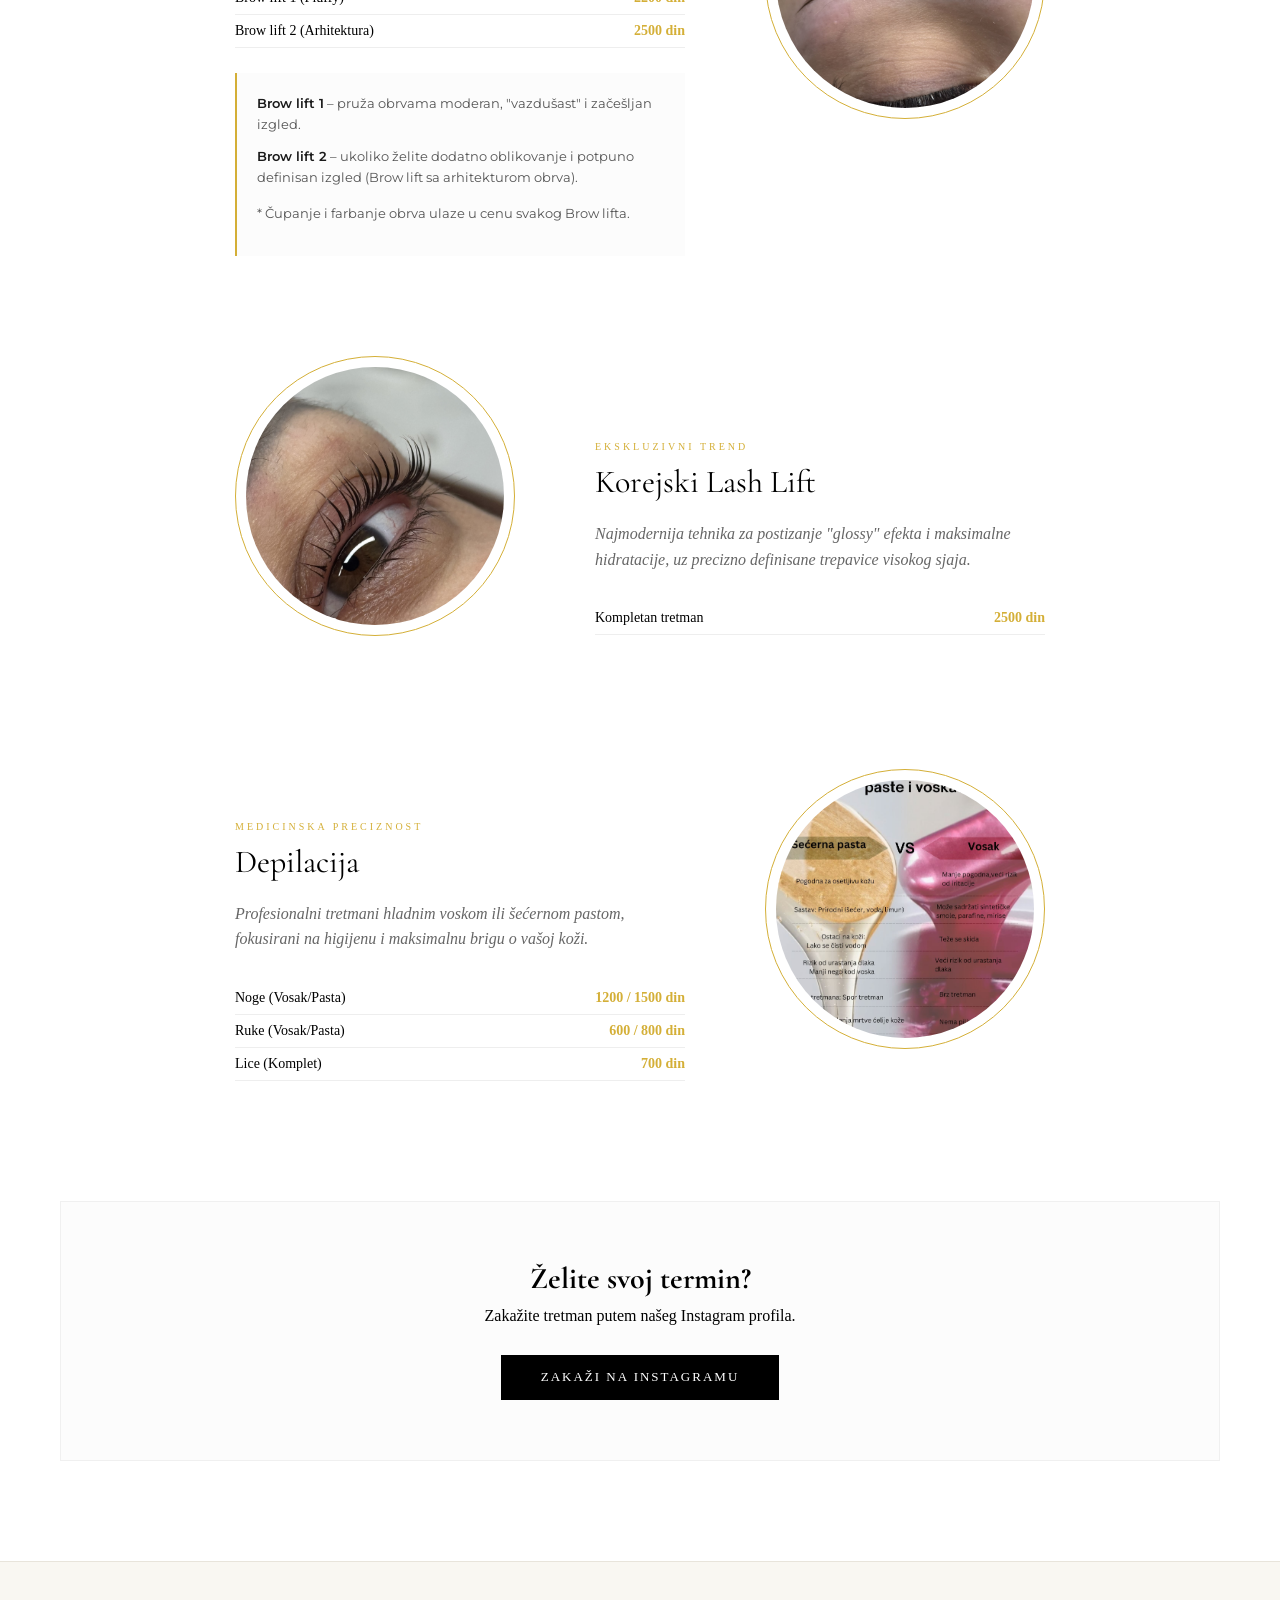
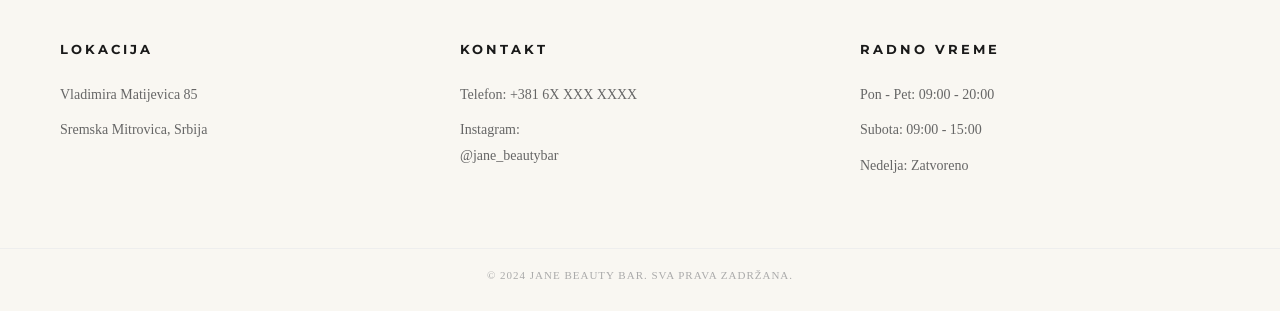
<file: usluge.html>
<!doctype html>
<html lang="en">
  <head>
    <meta charset="UTF-8" />
    <meta name="viewport" content="width=device-width, initial-scale=1.0" />
      <meta name="author" content="Anica Janezic" />
  <meta
      name="description"
      content="Jane Beauty Bar Sremska Mitrovica: Svilene trepavice, lash & brow lift, depilacija i sertifikovane edukacije. Istaknite svoju lepotu i zakažite termin već danas!"
    />
     <meta
      name="keywords"
      content="Jane Beauty Bar, Sremska Mitrovica, svilene trepavice, nadogradnja trepavica, lash lift, korejski lash lift, brow lift, laminacija obrva, depilacija, edukacija za trepavice, obuka za obrve,cenovnik, salon lepote Sremska Mitrovica"
    />


    <link rel="stylesheet" href="./CSS/normalize.css" />
    <link rel="stylesheet" href="./CSS/fonts.css" />
    <link rel="stylesheet" href="./CSS/style.css" />
    <link rel="stylesheet" href="./CSS/usluge.css" />

    <title>Usluge</title>
  </head>
  <body>
    <!-- Header start -->
    <header>
      <div class="container header">
        <!-- logo -->
        <div class="logo">
          <a href="index.html">
            <img src="./image/Logo.png" alt="Jane Beauty Bar Logo" />
          </a>
        </div>
        <div class="meni">
          <div class="hamburger" id="hamburger">
            <span></span>
            <span></span>
            <span></span>
          </div>
          <nav>
            <ul>
              <li><a href="index.html">POČETNA</a></li>
              <li class="has-submenu">
                <a href="#">USLUGE</a>

              <ul class="dropdown">
                  <li><a href="usluge.html#trepavice">Svilene Trepavice</a></li>
                  <li><a href="usluge.html#lash">Lash & Brow Lift</a></li>
                  <li><a href="usluge.html#korejski-lash">Korejski Lift</a></li>
                  <li><a href="usluge.html#depilacija">Depilacija</a></li>
                </ul>
              </li>
              <li><a href="galerija.html">GALERIJA</a></li>
              <li><a href="edukacije.html">EDUKACIJE</a></li>
              <li><a href="kontakt.html">KONTAKT</a></li>
            </ul>
          </nav>
        </div>
      </div>
    </header>
    <!-- Header end -->
    <!-- Main start -->
    <main class="usluge-stranica">
      <div class="container">
        <h1 class="glavni-naslov-usluge">Naša Ponuda</h1>

        <section class="usluga-sekcija" id="trepavice">
          <div class="usluga-kontejner">
            <div class="okrugla-slika">
              <img
                src="./image/usluge/usluga-1.jpg"
                alt="Svilene trepavice"
              />
            </div>

            <div class="usluga-info">
              <span class="kategorija-oznaka">ESTETIKA POGLEDA</span>
              <h2>Svilene Trepavice</h2>

              <!-- PRVI DEO: NOV SET -->
              <div class="cene-podgrupa">
                <h4 class="mini-naslov">SVILENE NOV SET</h4>
                <div class="cene-grid">
                  <div class="cena-stavka">
                    <span>Tehnika 1:1</span><strong>3000 din</strong>
                  </div>
                  <div class="cena-stavka">
                    <span>Volumen</span><strong>4000 din</strong>
                  </div>
                  <div class="cena-stavka">
                    <span>Mix set</span><strong>4000 din</strong>
                  </div>
                  <div class="cena-stavka">
                    <span>Wispy lash</span><strong>4500 din</strong>
                  </div>
                  <div class="cena-stavka">
                    <span>Janeè lash</span><strong>4500 din</strong>
                  </div>
                  <div class="cena-stavka">
                    <span>L volumen</span><strong>5000 din</strong>
                  </div>
                  <div class="cena-stavka">
                    <span>Half set</span><strong>4000 din</strong>
                  </div>
                  <div class="cena-stavka">
                    <span>Boje</span><strong>+300 din</strong>
                  </div>
                  <div class="cena-stavka">
                    <span>Skidanje trepavica</span><strong>800 din</strong>
                  </div>
                </div>
              </div>

              <!-- DRUGI DEO: KOREKCIJE (SAD SA TABELOM KAO NA SLICI) -->
              <div class="cene-podgrupa">
                <h4 class="mini-naslov">KOREKCIJE</h4>
                <table class="tabela-korekcije">
                  <thead>
                    <tr>
                      <th>Tehnika</th>
                      <th>2 Nedelje</th>
                      <th>3 Nedelje</th>
                    </tr>
                  </thead>
                  <tbody>
                    <tr>
                      <td>Tehnika 1:1</td>
                      <td>2200</td>
                      <td>2500</td>
                    </tr>
                    <tr>
                      <td>Volumen</td>
                      <td>2500</td>
                      <td>2800</td>
                    </tr>
                    <tr>
                      <td>Mix set</td>
                      <td>2500</td>
                      <td>2800</td>
                    </tr>
                    <tr>
                      <td>Wispy lash</td>
                      <td>2800</td>
                      <td>3300</td>
                    </tr>
                    <tr>
                      <td>Janeè lash</td>
                      <td>2900</td>
                      <td>3400</td>
                    </tr>
                    <tr>
                      <td>L volumen</td>
                      <td>3300</td>
                      <td>3600</td>
                    </tr>
                    <tr>
                      <td>Half set</td>
                      <td>3000</td>
                      <td>3300</td>
                    </tr>
                  </tbody>
                </table>
              </div>

              <!-- TREĆI DEO: INFO NAPOMENA -->
              <div class="detaljno-objasnjenje">
                <p class="vazno-pravilo">
                  <strong>Korekcije važe do 3 nedelje</strong>
                </p>
                <p class="info-sitno">
                  U volumen spadaju tehnike 2D, 3D, 4D, 5D...
                </p>
                <p class="info-sitno">
                  U ponudi su i braon trepavice, kao i akcenti u bojama.
                </p>
              </div>
            </div>
          </div>
        </section>

        <!-- 2. SEKCIJA: LASH & BROW LIFT (OBRNUT RASPORED) -->

        <section class="usluga-sekcija obrni" id="lash">
          <div class="usluga-kontejner">
            <div class="okrugla-slika">
              <img src="./image/usluge/usluga-2.jpg" alt="Lash & Brow Lift" />
            </div>
            <div class="usluga-info">
              <span class="kategorija-oznaka">PRIRODNA DEFINICIJA</span>
              <h2>Lash & Brow Lift</h2>
              <p>
                Idealno rešenje za one koji žele naglašen, ali potpuno prirodan
                izgled. Podizanje, bojenje i nega prirodnih dlaka.
              </p>
              <div class="cene-grid">
                <div class="cena-stavka">
                  <span>Lash lift</span><strong>2300 din</strong>
                </div>
                <div class="cena-stavka">
                  <span>Brow lift 1 (Fluffy)</span><strong>2200 din</strong>
                </div>
                <div class="cena-stavka">
                  <span>Brow lift 2 (Arhitektura)</span
                  ><strong>2500 din</strong>
                </div>
                <div class="detaljno-objasnjenje">
                  <p>
                    <strong>Brow lift 1</strong> – pruža obrvama moderan,
                    "vazdušast" i začešljan izgled.
                  </p>
                  <p>
                    <strong>Brow lift 2</strong> – ukoliko želite dodatno
                    oblikovanje i potpuno definisan izgled (Brow lift sa
                    arhitekturom obrva).
                  </p>
                  <p class="gratis-info">
                    * Čupanje i farbanje obrva ulaze u cenu svakog Brow lifta.
                  </p>
                </div>
              </div>
            </div>
          </div>
        </section>

        <!-- 3. SEKCIJA: KOREJSKI LASH LIFT -->
        <section class="usluga-sekcija" id="korejski-lash">
          <div class="usluga-kontejner">
            <div class="okrugla-slika">
              <img src="./image/usluge/usluga-3.jpg" alt="Korejski lash lift" />
            </div>
            <div class="usluga-info">
              <span class="kategorija-oznaka">EKSKLUZIVNI TREND</span>
              <h2>Korejski Lash Lift</h2>
              <p>
                Najmodernija tehnika za postizanje "glossy" efekta i maksimalne
                hidratacije, uz precizno definisane trepavice visokog sjaja.
              </p>
              <div class="cene-grid">
                <div class="cena-stavka">
                  <span>Kompletan tretman</span><strong>2500 din</strong>
                </div>
              </div>
            </div>
          </div>
        </section>

        <!-- 4. SEKCIJA: DEPILACIJA (OBRNUT RASPORED) -->
        <section class="usluga-sekcija obrni" id="depilacija">
          <div class="usluga-kontejner">
            <div class="okrugla-slika">
              <img src="./image/usluge/usluga-4jpg.jpg" alt="Depilacija" />
            </div>
            <div class="usluga-info">
              <span class="kategorija-oznaka">MEDICINSKA PRECIZNOST</span>
              <h2>Depilacija</h2>
              <p>
                Profesionalni tretmani hladnim voskom ili šećernom pastom,
                fokusirani na higijenu i maksimalnu brigu o vašoj koži.
              </p>
              <div class="cene-grid">
                <div class="cena-stavka">
                  <span>Noge (Vosak/Pasta)</span
                  ><strong>1200 / 1500 din</strong>
                </div>
                <div class="cena-stavka">
                  <span>Ruke (Vosak/Pasta)</span><strong>600 / 800 din</strong>
                </div>
                <div class="cena-stavka">
                  <span>Lice (Komplet)</span><strong>700 din</strong>
                </div>
              </div>
            </div>
          </div>
        </section>

        <!-- FINALNO DUGME ZAKAŽI -->
        <section class="sekcija-zakazivanje">
          <h3>Želite svoj termin?</h3>
          <p>Zakažite tretman putem našeg Instagram profila.</p>
          <a
            href="https://www.instagram.com/jane_beautybar/"
            target="_blank"
            class="btn-insta-zakazi"
          >
            Zakaži na Instagramu
          </a>
        </section>
      </div>
    </main>
    <!-- Main end -->
    <!-- Footer start -->
    <footer>
      <div class="container footer-container">
        <div class="footer-box">
          <h4>LOKACIJA</h4>
          <p>Vladimira Matijevica 85</p>
          <p>Sremska Mitrovica, Srbija</p>
        </div>

        <div class="footer-box">
          <h4>KONTAKT</h4>
          <p>Telefon: +381 6X XXX XXXX</p>
          <p>
            Instagram:
            <a href="https://www.instagram.com/jane_beautybar/" target="_blank"
              >@jane_beautybar</a
            >
          </p>
        </div>

        <div class="footer-box">
          <h4>RADNO VREME</h4>
          <p>Pon - Pet: 09:00 - 20:00</p>
          <p>Subota: 09:00 - 15:00</p>
          <p>Nedelja: Zatvoreno</p>
        </div>
      </div>
      <div class="footer-bottom">
        <p>&copy; 2024 Jane Beauty Bar. Sva prava zadržana.</p>
      </div>
    </footer>
    <!-- Footer end -->

     <script src="./JS/menu.js"></script>
  </body>
</html>
</file>
<file: CSS/fonts.css>
@import url('https://fonts.googleapis.com/css2?family=Cormorant+Garamond:ital,wght@0,300..700;1,300..700&display=swap');

@import url('https://fonts.googleapis.com/css2?family=Montserrat:ital,wght@0,100..900;1,100..900&display=swap');


@import url('https://fonts.googleapis.com/css2?family=Great+Vibes&display=swap');


@import url('https://fonts.googleapis.com/css2?family=Pinyon+Script&display=swap');


 /* font-family: "Great Vibes", cursive; */
</file>
<file: CSS/style.css>
* {
   box-sizing: border-box;
   -webkit-box-sizing: border-box;
   -ms-box-sizing: border-box;
   -moz-box-sizing: border-box;
   -o-box-sizing: border-box;
   margin: 0;
}

html {
   font-size: 10px;
}

body {
   font-size: 1.6rem;
}

img {
   max-width: 100%;
}

.clerafix:after {
   display: table;
   clear: both;
   content: '';
}

.container {
   width: 100%;
   max-width: 1200px;
   margin: 0 auto;
   padding: 0 2rem;
}

/* Header */
header {
   position: fixed;
   top: 0;
   left: 0;
   width: 100%;
   z-index: 9999;
   background-color: rgb(245, 245, 240);
   box-shadow: 0 2px 10px rgba(0, 0, 0, 0.1);
}

header .header {
   display: flex;
   justify-content: space-between;
   align-items: center;
   padding: 0 2rem;
}

header .logo img {
   height: 10rem;
   width: auto;
}

header .header .meni ul {
   display: flex;
   list-style: none;
   gap: 40px;
   margin: 0;
   padding: 0;
}

.meni ul li {
   position: relative;
   margin-left: 25px;
}

.meni ul li a {
   text-decoration: none;
   color: #333;
   font-family: 'Montserrat', sans-serif;
   font-size: 14px;
   letter-spacing: 1.5px;
}

.meni ul li a:hover {
   font-weight: 500;
}

.has-submenu {
   padding-bottom: 1rem;

}

.has-submenu>a::after {
   content: " ▼";
   /* Možeš koristiti i " ▾" ili " \25BC" */
   font-size: 0.8em;
   vertical-align: middle;
   display: inline-block;
   margin-left: 5px;
}

/* Opciono: Rotiraj strelicu kada se pređe mišem (ako se meni otvara na hover) */
.has-submenu:hover>a::after {
   transform: rotate(180deg);
   transition: 0.3s;
}

.meni ul li .dropdown {
   display: none;
   position: absolute;
   top: 100%;
   left: 0;
   min-width: 18rem;
   box-shadow: 0px 8px 16px rgba(0, 0, 0, 0.1);
   flex-direction: column;
   padding: 10px;
   z-index: 1000;
   gap: 0;
}


.meni ul li ul {
   display: none;
   position: absolute;
   top: 100%;
   left: 0;
   background-color: #fff;
   min-width: 180px;
   box-shadow: 0px 8px 16px rgba(0, 0, 0, 0.1);
   flex-direction: column;
   z-index: 1000;
}

.meni ul li:hover>ul {
   display: flex;
}

.meni ul li ul li {
   margin: 0;
}

.meni ul li ul li a {
   padding: 10px;
   display: block;
   font-size: 13px;
}

.meni ul li ul li a:hover {
   background-color: #f9f9f9;
   color: #d4af37;
}

/* Sakrivanje hamburgera na desktopu */
.hamburger {
   display: none;
   cursor: pointer;
   flex-direction: column;
   gap: 5px;
   z-index: 10001;
}

.hamburger span {
   display: block;
   width: 25px;
   height: 3px;
   background-color: #333;
   transition: 0.3s;
}

@media (max-width: 600px) {
   header .logo img {
      height: 6rem;
      /* Smanji logo na mobilnom */
   }

   header .header {
      padding: 1rem 2rem;
      /* Smanji padding headera */
      width: 100%;
   }

   /* Osiguravamo da se hamburger vidi */
   .hamburger {
      display: flex !important;
      /* Forsiramo prikaz */
      flex-direction: column;
      gap: 5px;
      cursor: pointer;
      position: relative;
      z-index: 10005;
      /* Iznad svega */
   }

   .hamburger span {
      display: block;
      width: 30px;
      height: 3px;
      background-color: #333;
      /* Boja crtica */
   }

   /* Sakrivamo običnu listu */
   .meni nav {
      position: fixed;
      top: 0;
      right: -100%;
      /* Sklonjeno desno */
      width: 80%;
      height: 100vh;
      background-color: rgb(245, 245, 240);
      transition: 0.5s;
      display: flex;
      align-items: center;
      justify-content: center;
   }

   /* Kada je aktivno, ulazi sa desne strane */
   .meni.active nav {
      right: 0;
   }

   .meni nav ul {
      flex-direction: column;
      gap: 30px;
   }
}

/* Animacija hamburgera u X */
.hamburger.active span:nth-child(1) {
   transform: translateY(8px) rotate(45deg);
}

.hamburger.active span:nth-child(2) {
   opacity: 0;
   /* Srednja crtica nestaje */
}

.hamburger.active span:nth-child(3) {
   transform: translateY(-8px) rotate(-45deg);
}

/* Dodajemo prelaz da bi se X lepo okretao, a ne samo "skočio" */
.hamburger span {
   transition: all 0.3s ease-in-out;
}

/* --- TABLET VERZIJA (601px - 1024px) --- */
@media (min-width: 601px) and (max-width: 1024px) {

   /* 1. Smanjivanje headera da sve stane u red */
   header .header {
      height: 8rem !important;
      padding: 0 2rem !important;
      width: 100% !important;
      display: flex !important;
      justify-content: space-between !important;
   }

   header .logo img {
      height: 6rem !important;
   }

   /* 2. Meni - smanjeni razmaci */
   header .header .meni ul {
      gap: 12px !important;
      display: flex !important;
   }

   .meni ul li {
      margin-left: 0 !important;
      position: relative;
   }

   .meni ul li a {
      font-size: 11px !important;
      letter-spacing: 1px !important;
   }

   /* 3. Strelica (::after) - Vidljiva i funkcionalna */
   .has-submenu>a::after {
      content: " ▼" !important;
      display: inline-block !important;
      transition: transform 0.3s ease;
      transform: rotate(0deg);
   }

   /* Rotacija strelice kada je podmeni otvoren */
   .meni ul li.active-submenu>a::after {
      transform: rotate(180deg);
   }

   /* 4. Podmeni (Dropdown) - Sakriven dok se ne doda klasa preko JS */
   .meni ul li .dropdown {
      display: none !important;
      /* Forsiramo sakrivanje */
      position: absolute !important;
      top: 100% !important;
      left: 50% !important;
      transform: translateX(-50%) !important;
      background-color: #fff !important;
      min-width: 180px !important;
      box-shadow: 0px 10px 25px rgba(0, 0, 0, 0.1) !important;
      border-top: 2px solid #d4af37 !important;
      z-index: 99999 !important;
      flex-direction: column !important;
      padding: 10px 0 !important;
   }

   /* Prikazivanje podmenija kada JS doda klasu .active-submenu */
   .meni ul li.active-submenu .dropdown {
      display: flex !important;
   }

   .meni ul li .dropdown li a {
      font-size: 12px !important;
      padding: 12px 15px !important;
      text-align: center !important;
      text-transform: capitalize !important;
      display: block !important;
   }
}

/* Header end */

/* Hero */
.hero {
   position: relative;
   width: 100%;
   height: 100vh;
   background-color: black;
   overflow: hidden;
}

.hero .hero-img {
   margin-top: 10.6rem;
   height: calc(100vh - 10.6rem);
   width: 100vw;
   object-fit: cover;
   object-position: top;
   display: block;
   animation: pulsiranje-slike 15s infinite alternate ease-in-out;

}

.hero-img::before {
   content: "";
   position: absolute;
   top: 0;
   left: 0;
   width: 100%;
   height: 100%;
   background: rgba(0, 0, 0, 0.1);
   /* Veoma blagi tamni sloj preko slike */
}

@keyframes pulsiranje-slike {
   0% {
      transform: scale(1);
   }

   100% {
      transform: scale(1.1);
      /* Blago zumiranje */
   }
}

.hero-text {
   position: absolute;
   top: 65%;
   /* Spušteno ka dnu slike */
   left: 50%;
   transform: translate(-50%, -50%);
   width: 90%;
   text-align: center;
   z-index: 10;
}

.hero-title {
   display: flex;
   justify-content: center;
   gap: 25px;
   margin-bottom: 15px;
   font-family: "Cormorant Garamond", serif;
   font-weight: 300;
}

/* Stil za naslov koji se spaja u sredini */
.left,
.right {
   font-size: clamp(2rem, 5vw, 4rem);
   color: white;
   letter-spacing: 5px;
   margin: 0;
}

.left {
   animation: spajanje-levo 2s ease-out forwards;
}

.right {
   animation: spajanje-desno 2s ease-out forwards;
}

@keyframes spajanje-levo {
   0% {
      transform: translateX(-150%);
      opacity: 0;
   }

   100% {
      transform: translateX(0);
      opacity: 1;
   }
}

@keyframes spajanje-desno {
   0% {
      transform: translateX(150%);
      opacity: 0;
   }

   100% {
      transform: translateX(0);
      opacity: 1;
   }
}

.quote {
   opacity: 0;
   font-family: 'Playfair Display', serif;
   font-weight: 300;
   font-size: 3rem;
   font-style: italic;
   color: rgba(255, 255, 255, 0.8);
   animation: iz-magle 2.5s ease forwards 2s;
   /* Kreće nakon spajanja naslova */
   margin-bottom: 25px;
}

.btn-hero {
   opacity: 0;
   background: transparent;
   font-family: 'Montserrat', sans-serif;
   color: white;
   border: 1px solid white;
   padding: 12px 35px;
   cursor: pointer;
   text-transform: uppercase;
   letter-spacing: 2px;
   animation: iz-magle 2.5s ease forwards 3s;
   /* Poslednji element */
   transition: 0.4s;
}

.btn-hero:hover {
   background: white;
   color: black;
   box-shadow: 0 0 15px white;
}

@keyframes iz-magle {
   from {
      opacity: 0;
      filter: blur(10px);
   }

   to {
      opacity: 1;
      filter: blur(0);
   }
}

/* Hero usluge */
.hero-title {
   font-size: 3rem;
   /* Baš krupno i elegantno */
   font-family: "Cormorant Garamond", serif;
   /* Obavezno koristi serifni font za ovaj deo */
   margin-top: 60px;
   /* Razmak od gornje sekcije */
   margin-bottom: 30px;
}

.usluge-intro {
   text-align: center;
   max-width: 600px;
   margin: 0 auto 50px;
   font-family: 'Playfair Display', serif;
   /* Ili neki drugi elegantan font koji koristiš */
   font-size: 1.6rem;
   line-height: 1.8;
   color: #4a4a4a;
   /* Tamno siva, skoro crna */
   letter-spacing: 2px;
   /* Blagi razmak između slova za elegantniji izgled */
   font-style: italic;
   position: relative;
}

.potpis {
   display: block;
   /* Prebacuje potpis u novi red */
   margin-top: 20px;
   font-family: 'Playfair Display', serif;
   /* Ili neki sličan font poput 'Great Vibes' */
   font-size: 1.5rem;
   color: #4a4a4a;
   letter-spacing: 1px;
}

/* Opciono: Dodaj diskretnu liniju ispod paragrafa za dodatnu eleganciju */
.usluge-intro::after {
   content: "";
   display: block;
   width: 50px;
   height: 1px;
   background: #d4af37;
   /* Zlatna boja ako se uklapa u brend */
   margin: 20px auto 0;
}

.usluge-row {
   display: flex;
   gap: 5rem;
   justify-content: center;
   margin-bottom: 20px;
}

.hero-usluge-item {
   flex: 1;
   max-width: 500px;
   /* Ograniči širinu da ne budu prevelike */
}

.hero-usluge-item img {
   width: 100%;
   height: 400px;
   object-fit: cover;
   display: block;
   border-radius: 1rem;
   filter: grayscale(40%);
   transition: filter 0.6s ease;
}


.hero-usluge-item:hover img {
   filter: grayscale(0%);
   /* Puna boja na hover */
}

.hero-usluge-item figcaption {
   display: flex;
   flex-direction: column;
   gap: 0.5rem;
   text-align: center;
   font-family: 'Playfair Display', serif;
   text-transform: uppercase;
   letter-spacing: 2px;
   margin-top: 20px;
   font-size: 1.9rem;
   color: #333;
}

.tehnika-naziv {
   font-size: 1.4rem;
   text-transform: lowercase;
   font-style: italic;
   opacity: 0.8;

}

.btn-tajne {
   display: block;
   margin: 40px auto;
   padding: 15px 40px;
   background-color: transparent;
   /* Providna pozadina za otmen izgled */
   color: #2c2c2c;
   /* Tamna boja teksta */
   border: 1px solid #d4af37;
   /* Tanka zlatna ivica */
   font-family: 'Playfair Display', serif;
   /* Elegantan font */
   font-size: 1rem;
   text-transform: uppercase;
   /* Sva velika slova za autoritet */
   letter-spacing: 3px;
   /* Veći razmak između slova - ključ elegancije */
   cursor: pointer;
   transition: all 0.5s ease;
   /* Glatka animacija */
   position: relative;
   outline: none;
}

/* Efekat kada se pređe mišem (Hover) */
.btn-tajne:hover {
   background-color: #d4af37;
   /* Dugme se "puni" zlatnom bojom */
   color: white;
   box-shadow: 0 10px 20px rgba(212, 175, 55, 0.2);
   /* Blagi zlatni sjaj */
   transform: translateY(-3px);
   /* Lagano se podigne */
}

/* Opciono: Dodavanje male strelice koja se pojavljuje na hover */
.btn-tajne::after {
   content: ' →';
   opacity: 0;
   transition: 0.5s;
}

.btn-tajne:hover::after {
   opacity: 1;
   padding-left: 10px;
}

/* --- SEKCIJA O MENI --- */
.o-meni {
   padding: 3rem 0;
   background-color: #f5e1e1;
}

/* Container koristi Flexbox da bi slika i tekst bili jedno pored drugog */
.o-meni .o-meni-container {
   display: flex;
   flex-wrap: wrap;
   align-items: center;
   justify-content: center;
   gap: 60px;
   max-width: 1200px;
   margin: 0 auto;
   padding: 0 20px;
}

/* Naslov "O meni" koji stoji iznad svega */
.o-meni-title {
   width: 100%;
   font-family: "Cormorant Garamond", serif;
   font-size: 4rem;
   text-align: center;
   text-transform: uppercase;
   letter-spacing: 6px;
   font-weight: 300;
   margin-bottom: 3rem;
}

/* Podešavanje slike */
.o-meni-img {
   flex: 1;
   min-width: 300px;
   max-width: 450px;
}

.o-meni-img img {
   width: 100%;
   height: auto;
   border-radius: 4px;
   mix-blend-mode: multiply;
}

.o-meni-img figcaption {
   font-size: 1.4rem;
   text-transform: capitalize;
   font-style: italic;
   opacity: 0.8;
   text-align: center;
   font-family: 'Playfair Display', serif;

   color: #333;
}

/* Podešavanje tekstualnog dela */
.o-meni-sadrzaj {
   flex: 1;
   min-width: 300px;
}

.o-meni-sadrzaj h2:first-child {
   font-size: 12px;
   letter-spacing: 3px;
   color: #888;
   margin-bottom: 5px;
}

.o-meni-sadrzaj h2:nth-child(2) {
   font-size: 38px;
   font-weight: 300;
   margin-bottom: 25px;
}

.o-meni-sadrzaj p {
   line-height: 1.7;
   margin-bottom: 20px;
   color: #444;
}

.o-meni-sadrzaj span {
   font-weight: bold;
   display: block;
   margin: 30px 0 15px;
   text-transform: uppercase;
   font-size: 14px;
}

.o-meni-sadrzaj ul {
   list-style: none;
   padding: 0;
}

.o-meni-sadrzaj li {
   margin-bottom: 12px;
   padding-left: 20px;
   position: relative;
}

.o-meni-sadrzaj h3 {
   text-align: end;
   color: #444;
}

/* Zlatna tačkica za listu */
.o-meni-sadrzaj li::before {
   content: "•";
   position: absolute;
   left: 0;
   color: #d4af37;
   font-size: 20px;
}

.zakljucak {
   margin-top: 30px;
   font-style: italic;
   color: #777;
}
/* HERO SLIKA */
@media (max-width: 600px) {
   header {
         background-color: rgba(245, 245, 240, 0.8) !important;
         backdrop-filter: blur(5px);
      }
   .hero {
      height: 100vh !important;
      width: 100vw !important;
      position: relative;
      overflow: hidden;
      margin-top: 0 !important;
   }

   .hero .hero-img {
      position: absolute;
      top: 0;
      left: 0;
      width: 100% !important;
      height: 100% !important;
      margin-top: 0 !important;
      z-index: 1;
   }

   .hero .hero-img img {
      width: 100% !important;
      height: 100% !important;
      object-fit: cover !important;
      object-position: center 10% !important;
   }

   .hero-text {
      position: absolute;
      z-index: 10;
      bottom: 10% !important;
      top: auto !important;
      left: 50% !important;
      transform: translateX(-50%) !important;
      width: 90% !important;
   }

   .hero-title {
      flex-direction: column !important;
      gap: 5px !important;
   }

   .left,
   .right {
      font-size: 3rem !important;
      line-height: 1.1;
      opacity: 1 !important;
   }
}

@media (min-width: 601px) and (max-width: 1024px) {
   .hero {
      height: 100vh !important;
      background-color: transparent;
      display: flex;
      align-items: stretch;
   }

   .hero .hero-img {
      margin-top: 0 !important;
      height: 100% !important;
      width: 100% !important;
      position: absolute;
      top: 0;
      left: 0;
   }

   .hero .hero-img img {
      width: 100% !important;
      height: 100% !important;
      object-fit: cover !important;
      object-position: center 20%;
   }
}
/* HERO SLIKA END */
/* HERO USLUGE */
@media (max-width: 600px) {
   .hero-usluge {
      padding: 60px 0;
   }

   .hero-usluge .hero-title {
      font-size: 2.6rem !important;
      text-align: center;
      margin-top: 20px;
   }

   .usluge-intro {
      width: 100% !important;
      max-width: 100% !important;
      padding: 0 10px !important;
      font-size: 1.5rem !important;
      line-height: 1.7;
      text-align: center;
   }

   .potpis {
      margin-top: 15px;
      font-size: 1.4rem;
      display: block;
      text-align: center;
   }

   .usluge-row {
      flex-direction: column !important;
      align-items: center;
      gap: 30px;
      margin-top: 40px;
   }

   .hero-usluge-item {
      width: 100%;
      max-width: 300px;
   }

   .hero-usluge-item img {
      height: 300px !important;
      border-radius: 8px;
   }

   .btn-tajne {
      width: 90%;
      margin: 40px auto;
   }
}
@media (min-width: 601px) and (max-width: 1024px) {
   .usluge-row {
      gap: 20px !important;
      padding: 0 20px;
   }
   .hero-usluge-item img {
      height: 320px !important;
   }
   .usluge-intro {
      max-width: 90% !important;
   }
}
/* HERO USLUGE END */
/* HERO O MENI */
@media (max-width: 600px) {

   .o-meni-img,
   .o-meni-sadrzaj {
      flex: 0 0 100% !important;
      max-width: 100% !important;
      width: 100% !important;
      margin-left: 0 !important;
      margin-right: 0 !important;
      display: flex !important;
      flex-direction: column !important;
      align-items: center !important;
      text-align: center !important;
   }

   .o-meni-img figure {
      width: 250px !important;
      margin: 0 auto !important;
   }

   .o-meni-sadrzaj h2,
   .o-meni-sadrzaj p,
   .o-meni-sadrzaj span,
   .o-meni-sadrzaj h3 {
      width: 100% !important;
      text-align: center !important;
   }
}
@media (min-width: 601px) and (max-width: 1024px) {

   .o-meni .o-meni-container {
      display: block !important;
      padding: 0 4rem;
   }

   .o-meni-img {
      float: left;
      width: 35%;
      margin-right: 4rem;
      margin-bottom: 2rem;
     
   }

   .o-meni-img img {
      width: 100%;
      height: auto;
      border-radius: 4px;
   }
   .o-meni-sadrzaj {
      display: block !important;
      text-align: left;

   }
   .o-meni-sadrzaj h2,
   .o-meni-sadrzaj p,
   .o-meni-sadrzaj ul {
      margin-bottom: 1.5rem;
   }

   .o-meni-container::after {
      content: "";
      display: table;
      clear: both;
   }
}
/* HERO O MENI END */

/* Hero end */
/* FOOTER */
footer {
   background-color: #f9f7f2;;
   /* Veoma svetla, skoro bela pozadina */
   padding: 80px 0 30px;
   border-top: 1px solid #e8e4db;
   color: #333;
}

.footer-container {
   display: flex;
   justify-content: space-between;
   gap: 40px;
   flex-wrap: wrap;
   /* Da bi na mobilnom išlo jedno ispod drugog */
}

.footer-box {
   flex: 1;
   min-width: 200px;
}

.footer-box h4 {
   font-family: 'Montserrat', sans-serif;
   font-size: 13px;
   letter-spacing: 3px;
   text-transform: uppercase;
   margin-bottom: 25px;
   color: #1a1a1a;
}

.footer-box p,
.footer-box a {
   font-family: 'Playfair Display', serif;
   font-size: 1.4rem;
   line-height: 1.8;
   color: #666;
   text-decoration: none;
   display: block;
   margin-bottom: 10px;
}

.footer-box a:hover {
   color: #d4af37;
   /* Tvoja zlatna boja na hover */
}

.footer-bottom {
   margin-top: 60px;
   padding-top: 20px;
   border-top: 1px solid #eee;
   text-align: center;
}

.footer-bottom p {
   font-size: 1.1rem;
   letter-spacing: 1px;
   color: #aaa;
   text-transform: uppercase;
}
/* Tablet i Mobilni */
@media (max-width: 1024px) {
   .footer-container {
      text-align: center;
      flex-direction: column;
      /* Sve ide jedno ispod drugog */
      align-items: center;
      gap: 50px;
   }

   .footer-box {
      width: 100%;
   }
}
</file>
<file: CSS/edukacije.css>
/* --- EDUKACIJE SEKCIJA (POVEĆANI FONTOVI) --- */
.edu-section {
 padding: 100px 5%;
 background-color: #fff;
 text-align: center;
}

.edu-section .section-title {
 font-family: 'Cormorant Garamond', serif;
 font-size: 4rem;
 /* Povećan naslov stranice */
 font-weight: 300;
 text-transform: uppercase;
 letter-spacing: 3px;
 margin-bottom: 15px;
}

.edu-section .section-subtitle {
 font-family: 'Cormorant Garamond', serif;
 /* Elegantni font sa slike */
 font-size: 2.5rem;
 color: #333;
 font-style: italic;
 line-height: 1.8;
 max-width: 800px;
 margin: 0 auto 60px;
 letter-spacing: 0.5px;
 font-weight: 300;
}

/* Mreža kartica */
.edu-grid {
 display: grid;
 grid-template-columns: repeat(2, 1fr);
 gap: 40px;
 max-width: 1300px;
 margin: 0 auto;
}

/* Stil kartice */
.edu-card {
 background-color: #fdf0f3;
 /* Tvoja roze boja */
 padding: 60px 45px;
 /* Više prostora unutar kartice */
 border: 1px solid #fae1e6;
 border-left: 0.5rem solid #c9a050;
 text-align: left;
 display: flex;
 flex-direction: column;
 justify-content: space-between;
 transition: all 0.4s ease;
}

.edu-card:hover {
 transform: translateY(-8px);
 box-shadow: 0 15px 40px rgba(250, 225, 230, 0.8);
}

/* Naslovi edukacija */
.edu-card h3 {
 font-family: 'Cormorant Garamond', serif;
 font-size: 2.8rem;
 /* Baš krupan i elegantan naslov */
 color: #1a1a1a;
 margin-bottom: 20px;
 line-height: 1.1;
}

/* Opis edukacije */
.edu-card p {
 font-family: 'Montserrat', sans-serif;
 font-size: 1.2rem;
 /* Povećan tekst opisa */
 color: #444;
 line-height: 1.6;
 margin-bottom: 30px;
}

/* Lista sa kvačicama */
.edu-list {
 list-style: none;
 padding: 0;
 margin-bottom: 40px;
}

.edu-list li {
 font-family: 'Montserrat', sans-serif;
 font-size: 1.1rem;
 /* Krupnije stavke liste */
 display: flex;
 align-items: center;
 margin-bottom: 15px;
 color: #333;
}

.edu-list li span {
 color: #c9a050;
 font-size: 1.4rem;
 margin-right: 15px;
 font-weight: bold;
}

/* Donji deo: Cena i Dugme */
.edu-footer {
 display: flex;
 justify-content: space-between;
 align-items: center;
 border-top: 1px solid rgba(201, 160, 80, 0.3);
 padding-top: 30px;
}

.edu-price {
 font-family: 'Montserrat', sans-serif;
 font-size: 1.8rem;
 /* Jasna i krupna cena */
 font-weight: 600;
 color: #1a1a1a;
}

.price-value {
 color: #c9a050;
}

/* Novo, modernije dugme */
.edu-btn {
 font-family: 'Montserrat', sans-serif;
 display: inline-block;
 padding: 15px 35px;
 background-color: #c9a050;
 /* Puno zlatno dugme da se odmah vidi */
 color: #fff;
 text-decoration: none;
 text-transform: uppercase;
 font-size: 1rem;
 font-weight: 600;
 letter-spacing: 1px;
 transition: all 0.3s ease;
 border: none;
}

.edu-btn:hover {
 background-color: #1a1a1a;
 /* Menja u crnu na hover za luksuzan efekat */
 transform: scale(1.05);
}

/* RESPONSIVE */
@media (max-width: 1024px) {
 .edu-grid {
  grid-template-columns: 1fr;
  max-width: 800px;
 }

 .edu-section .section-title {
  font-size: 3rem;
 }
}

@media (max-width: 768px) {
 .edu-card {
  padding: 40px 25px;
 }

 .edu-footer {
  flex-direction: column;
  gap: 20px;
  text-align: center;
 }
}
</file>
<file: CSS/galerija.css>
/* =========================================
   NASLOV SEKCIJE (Tekst na vrhu)
   ========================================= */
.gallery-wrapper {
 padding: 80px 0 5rem;
 background-color: #fff;
 /* Bela pozadina sekcije */
 text-align: center;
}

.section-title {
 font-family: 'Cormorant Garamond', serif;
 /* Elegantni font kao na sajtu */
 font-size:4rem;
 font-weight: 300;
 color: #1a1a1a;
 margin-bottom: 10px;
 text-transform: uppercase;
 letter-spacing: 2px;
 margin-top: 5rem;
}

.section-subtitle {
   font-family: 'Cormorant Garamond', serif;
 font-size: 2.5rem;
 color: #333;;
 margin-bottom: 40px;
 font-style: italic;
 font-weight: 300;
}

/* =========================================
   GALERIJA - MREŽA SLIKA (4 u redu)
   ========================================= */
.gallery-grid {
 display: grid;
 grid-template-columns: repeat(3, 1fr);
 gap: 3rem;
}

.gallery-item {
 position: relative;
 overflow: hidden;
 display: block;
 aspect-ratio: 1 / 1;
 border-radius: 4px;
 cursor: pointer;
}

.gallery-item img {
 width: 100%;
 height: 100%;
 object-fit: cover;
 display: block;
 transition: transform 0.4s ease;
}

/* OVERLAY - Pojavljuje se na hover */
.overlay {
 position: absolute;
 top: 0;
 left: 0;
 width: 100%;
 height: 100%;
 background: rgba(18, 18, 18, 0.8);
 display: flex;
 flex-direction: column;
 justify-content: center;
 align-items: center;
 opacity: 0;
 transition: all 0.3s ease;
 text-align: center;
 padding: 15px;
}

.gallery-item:hover .overlay {
 opacity: 1;
}

.gallery-item:hover img {
 transform: scale(1.1);
}

.overlay h3 {
 color: #c9a050;
 font-size: 1.2rem;
 margin-bottom: 8px;
 text-transform: uppercase;
}

.overlay span {
 color: #fff;
 font-size: 0.8rem;
 border: 1px solid rgba(255, 255, 255, 0.4);
 padding: 5px 15px;
 text-transform: uppercase;
}

/* =========================================
   LIGHTBOX - FIX ZA HEDER I IZLAZ
   ========================================= */
.lightbox {
 display: none;
 position: fixed;
 z-index: 9999 !important;
 /* PREKO HEDERA */
 left: 0;
 top: 0;
 width: 100%;
 height: 100%;
 background-color: rgba(0, 0, 0, 0.95);
 backdrop-filter: blur(8px);
 justify-content: center;
 align-items: center;
}

.lightbox-content {
 max-width: 85%;
 max-height: 80vh;
 border: 2px solid #c9a050;
 padding: 5px;
 background: #fff;
}

.close-lightbox,
.prev-btn,
.next-btn {
 position: absolute;
 color: #fff;
 cursor: pointer;
 z-index: 10000;
}

.close-lightbox {
 position: absolute;
 top: 25px;
 right: 35px;
 color: #fff;
 /* Početna bela boja */
 font-size: 45px;
 font-weight: 200;
 cursor: pointer;
 z-index: 10000;
 transition: all 1.5s ease;
 /* Brzina rotacije i promene boje */
}

.close-lightbox:hover {
 color: #c9a050;
 /* Postaje zlatno na hover */
 transform: rotate(360deg);
 /* Puna rotacija */
}

/* --- STIL ZA STRELICE (LEVO I DESNO) --- */
.prev-btn,
.next-btn {
 position: absolute;
 top: 50%;
 transform: translateY(-50%);
 color: #fff;
 /* Strelice su sada bele po tvojoj želji */
 font-size: 45px;
 cursor: pointer;
 z-index: 10000;
 padding: 20px;
 transition: all 0.3s ease;
 /* Glatka promena boje */
}

.prev-btn {
 left: 15px;
}

.next-btn {
 right: 15px;
}

/* Efekat za strelice na hover */
.prev-btn:hover,
.next-btn:hover {
 color: #c9a050;
 /* Postaju zlatne na hover */
 transform: translateY(-50%) scale(1.2);
 /* Malo se povećaju radi boljeg efekta */
}

/* =========================================
   MOBILNA VERZIJA
   ========================================= */
@media (max-width: 768px) {
 .section-title {
  font-size: 2rem;
 }

 .gallery-grid {
  grid-template-columns: repeat(2, 1fr);
 }

      .lightbox-content {
       max-width: 90%;
       max-height: 70vh;
      }
   
      /* Vraćamo strelice na sredinu visine slike na mobilnom */
      .prev-btn,
      .next-btn {
       top: 50%;
       transform: translateY(-50%);
       font-size: 40px;
       padding: 10px;
       background: rgba(0, 0, 0, 0.2);
       /* Blaga pozadina da se bolje vide preko slike */
       border-radius: 5px;
      }
   
      .prev-btn {
       left: 5px;
      }
   
      .next-btn {
       right: 5px;
      }
   
      .close-lightbox {
       top: 15px;
       right: 15px;
       font-size: 35px;
      }
      }
</file>
<file: CSS/kontakt.css>
/* --- KONTAKT SEKCIJA --- */
.contact-intro {
  text-align: center;
  /* max-width: 850px; */
 padding-top: 9rem;
  display: flex;
  justify-content: center;
  flex-direction: column;
  align-items: center;
  
}

.contact-intro .section-title {
  font-family: 'Cormorant Garamond', serif;
  font-size: 4rem;
  /* Malo krupnije */
  text-transform: uppercase;
  letter-spacing: 4px;
  margin-bottom: 25px;
  /* Razmak od podnaslova */
  color: #1a1a1a;
  font-weight: 300;
}

.contact-intro .section-subtitle {
  font-family: 'Cormorant Garamond', serif;
  font-style: italic;
  font-size: 2.5rem;
  color: #333;;
  line-height: 1.6;
  font-weight: 300;
}


.contact-flex {
 display: flex;
 align-items: center;
 gap: 60px;

 margin-top: 1rem;
}

.contact-image {
 flex: 1;
 position: relative;
}

.contact-image img {
 width: 100%;
 height: 439px;
 object-fit: cover;
 border-radius: 2px;
 display: block;
 margin-top: 3.4rem;
}

.contact-image figcaption {
 font-family: 'Cormorant Garamond', serif;
 font-style: italic;
 font-size: 1.6rem;
 color: #c9a050;
 margin-top: 1.5rem;
 text-align: center;
}

/* Desna strana sa podacima */
.contact-data-wrapper {
 flex: 1;
 background-color: #fdf0f3;
 /* Tvoja roze boja */
 padding: 50px;
 border-left: 5px solid #c9a050;
 /* Zlatna traka */
 text-align: left;
}

.info-block {
 margin-bottom: 30px;
}

.info-block h3 {
 font-family: 'Cormorant Garamond', serif;
 font-size: 2.2rem;
 color: #1a1a1a;
 margin-bottom: 0.5rem;
}

.info-block p {
 font-family: 'Cormorant Garamond', serif;
 font-style: italic;
 font-size: 1.6rem;
 color: #555;
 line-height: 1.5rem;
}

.booking-btn {
 display: inline-block;
 margin-top: 20px;
 padding:1.5rem 3.5rem;
 background-color: #c9a050;
 color: #fff;
 text-transform: uppercase;
 font-family: 'Montserrat', sans-serif;
 font-weight: 600;
 letter-spacing: 0.2rem;
 text-decoration: none;
 transition: 0.3s;
}

.booking-btn:hover {
 background-color: #1a1a1a;
 transform: translateY(-3px);
}

/* --- TABLET I MOBILNA OPTIMIZACIJA --- */
@media (max-width: 768px) {
 .contact-flex {
  flex-direction: column;
  align-items: center;
  gap: 3rem;
  padding:4rem 2rem;
 }

 .contact-image {
  width: 100%;
  max-width: 700px;
 }

 .contact-image img {
  height: 350px;
  object-fit: cover;
 }

 .contact-data-wrapper {
  width: 100%;
  max-width: 700px;
  padding: 4rem;
  border-left: none;
  border-top: 0.5rem solid #c9a050;
  text-align: center;
 }

 .info-block {
  margin-bottom: 25px;
 }

 .booking-btn {
  margin: 2rem auto 0;
  
 }
}
@media (min-width: 1024px) {
 .contact-image {
  margin-left: 2rem;
 }
  .contact-data-wrapper {
   margin-right: 2rem;
   padding: 5rem 4rem;
  }
}
</file>
<file: CSS/usluge.css>
.usluge-stranica {
 padding-top: 10rem;
 padding-bottom: 10rem;
}

.glavni-naslov-usluge {
 text-align: center;
 font-family: 'Cormorant Garamond', serif;
 font-size: 4rem;
 letter-spacing: 5px;
 text-transform: uppercase;
 margin-bottom: 8rem;
 font-weight: 300;
}

.usluga-sekcija {
 margin-bottom: 10rem;
 margin-top: 8rem;
}

.usluga-kontejner {
 display: flex;
 align-items: center;
 justify-content: center;
 gap: 8rem;

}

/* Cik-cak logika */
.usluga-sekcija.obrni .usluga-kontejner {
 flex-direction: row-reverse;
}

.okrugla-slika {
 width: 28rem;
 height: 28rem;
 border-radius: 50%;
 border: 1px solid #d4af37;
 padding: 1rem;
 background: #fff;
 flex-shrink: 0;
}

.okrugla-slika img {
 width: 100%;
 height: 100%;
 object-fit: cover;
 border-radius: 50%;
}
.tabela-korekcije {
 width: 100%;
 border-collapse: collapse;
 margin-top: 10px;
 font-size: 1.3rem;
 font-family: 'Montserrat', sans-serif;
}
.cene-podgrupa{
 padding-top: 1rem;
}

.tabela-korekcije th {
 text-align: left;
 padding: 10px 5px;
 color: #888;
 font-weight: 400;
 text-transform: uppercase;
 font-size: 1rem;
 letter-spacing: 1px;
 border-bottom: 1px solid #f0f0f0;
}

.tabela-korekcije td {
 padding: 8px 5px;
 border-bottom: 1px solid #f9f9f9;
 color: #333;
}

/* Kolone sa cenama neka budu zlatne i boldovane kao na slici */
.tabela-korekcije td:nth-child(2),
.tabela-korekcije td:nth-child(3) {
 color: #d4af37;
 font-weight: 600;
 text-align: right;
}

.tabela-korekcije th:nth-child(2),
.tabela-korekcije th:nth-child(3) {
 text-align: right;
}

.info-sitno {
 font-size: 1.2rem !important;
 color: #777 !important;
 text-align: center;
 margin-bottom: 5px !important;
 font-style: italic;
}

.usluga-info {
 max-width: 45rem;
 margin-top: 8rem;
}

.kategorija-oznaka {
 font-size: 1rem;
 letter-spacing: 3px;
 color: #d4af37;
}

.usluga-info h2 {
 font-family: 'Cormorant Garamond', serif;
 font-size: 3.2rem;
 margin: 1rem 0 2rem;
 font-weight: 400;
}

.usluga-info p {
 font-family: 'Playfair Display', serif;
 font-style: italic;
 color: #666;
 margin-bottom: 3rem;
 line-height: 1.6;
}

.cena-stavka {
 display: flex;
 justify-content: space-between;
 padding: 1rem 0;
 border-bottom: 1px solid #eee;
 font-size: 1.4rem;
}

.cena-stavka strong {
 color: #d4af37;
}
.detaljno-objasnjenje {
 margin-top: 25px;
 padding: 20px;
 background-color: #fcfcfc;
 /* Blago svetlija siva pozadina za isticanje */
 border-left: 2px solid #d4af37;
 /* Zlatna linija koja prati brend */
}

.detaljno-objasnjenje p {
 font-size: 1.3rem !important;
 line-height: 1.6 !important;
 color: #555 !important;
 margin-bottom: 12px !important;
 font-family: 'Montserrat', sans-serif !important;
 font-style: normal !important;
 /* Ovde ne koristimo italic da bi bilo čitljivije */
}

.detaljno-objasnjenje strong {
 color: #1a1a1a;
 font-weight: 600;
}

.gratis-info {
 font-family: 'Playfair Display', serif !important;
 font-style: italic !important;
 color: #d4af37 !important;
 /* Zlatna boja za "Gratis" informaciju */
 font-size: 1.2rem !important;
 margin-top: 15px !important;
 display: block;
}

/* Opciono: Smanjujemo razmak između cena da bi stao opis */
.cena-stavka {
 padding: 0.8rem 0 !important;
}

/* FINALNO DUGME */
.sekcija-zakazivanje {
 text-align: center;
 margin-top: 12rem;
 padding: 6rem;
 background-color: #fcfcfc;
 border: 1px solid #f0f0f0;
}

.sekcija-zakazivanje h3 {
 font-family: 'Cormorant Garamond', serif;
 font-size: 3rem;
 margin-bottom: 1rem;
}

.btn-insta-zakazi {
 display: inline-block;
 margin-top: 3rem;
 padding: 1.5rem 4rem;
 background-color: #000;
 color: #fff;
 text-decoration: none;
 text-transform: uppercase;
 letter-spacing: 2px;
 font-size: 1.3rem;
 transition: 0.3s;
}

.btn-insta-zakazi:hover {
 background-color: #d4af37;
 transform: translateY(-3px);
}

/* MOBILNA VERZIJA */
@media (max-width: 768px) {

 .usluga-kontejner,
 .usluga-sekcija.obrni .usluga-kontejner {
  flex-direction: column;
  text-align: center;
  gap: 4rem;
 }

 .okrugla-slika {
  width: 22rem;
  height: 22rem;
 }
}
</file>
